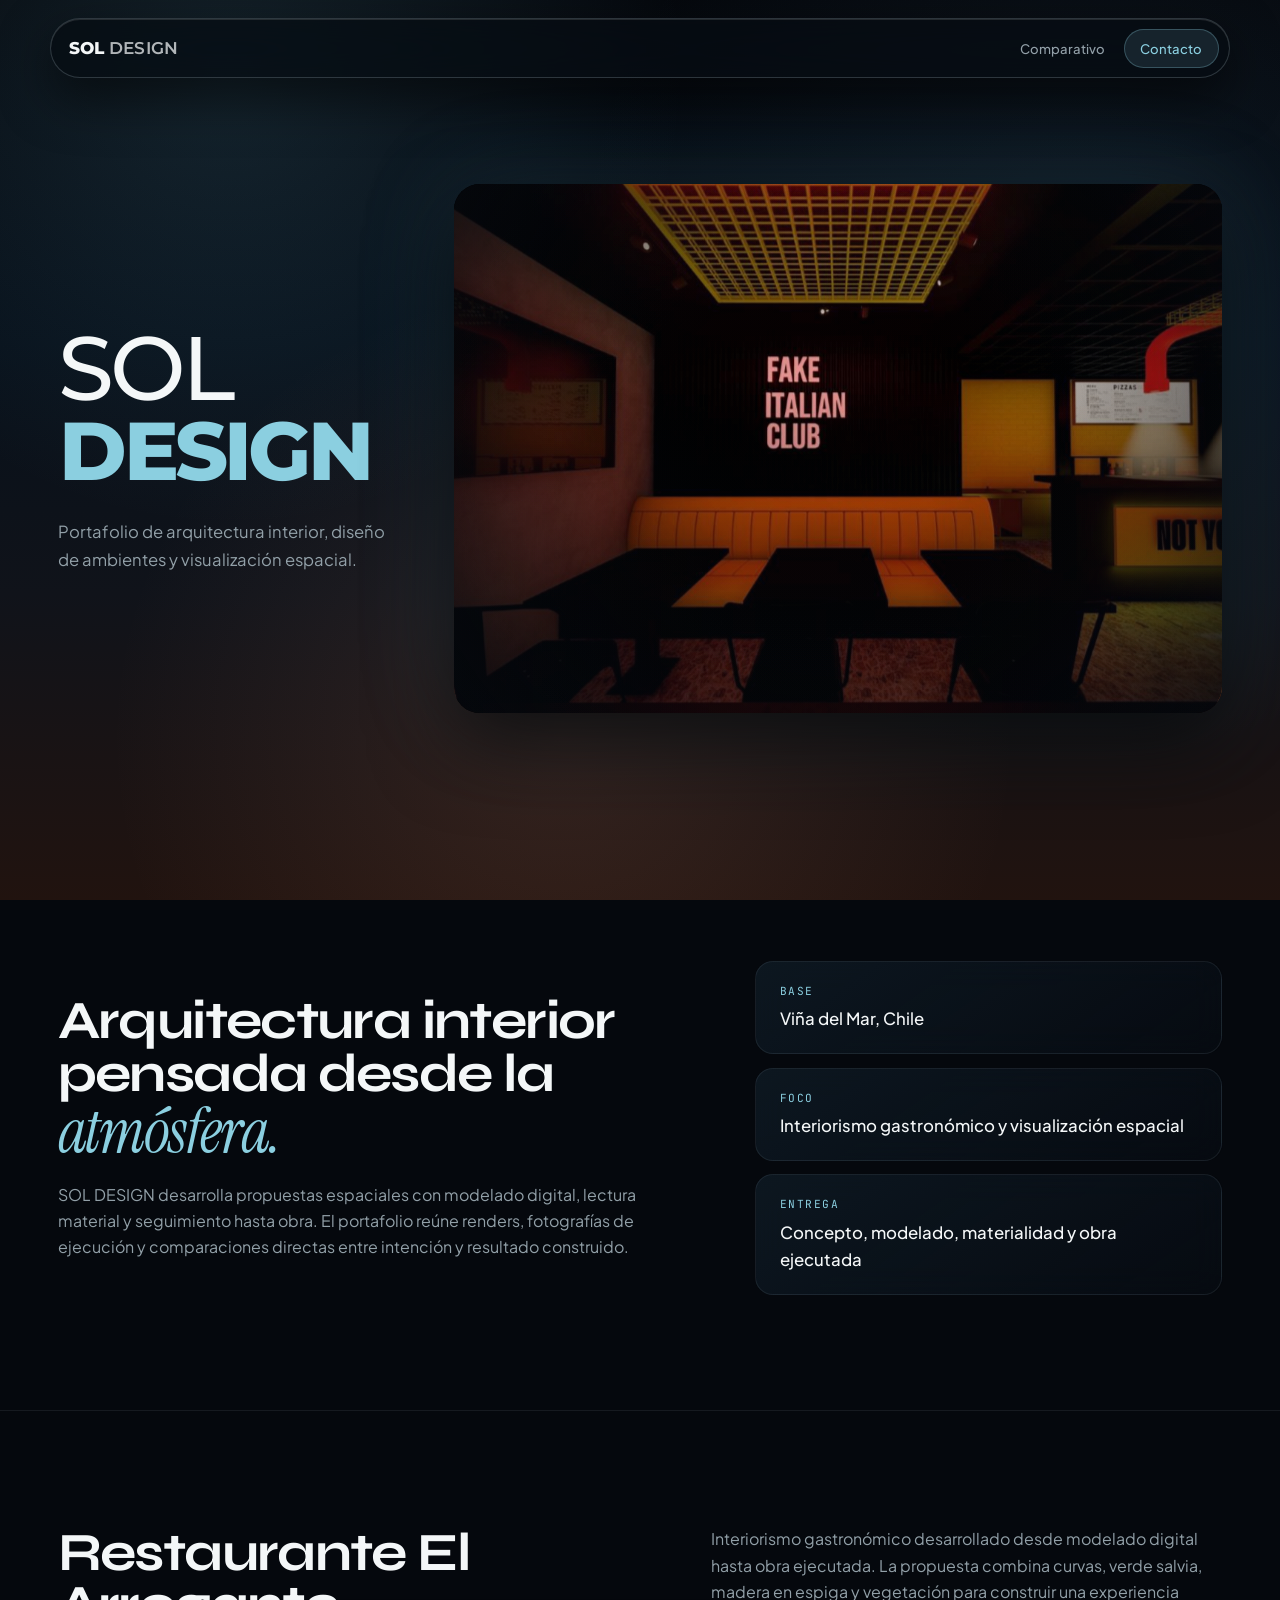
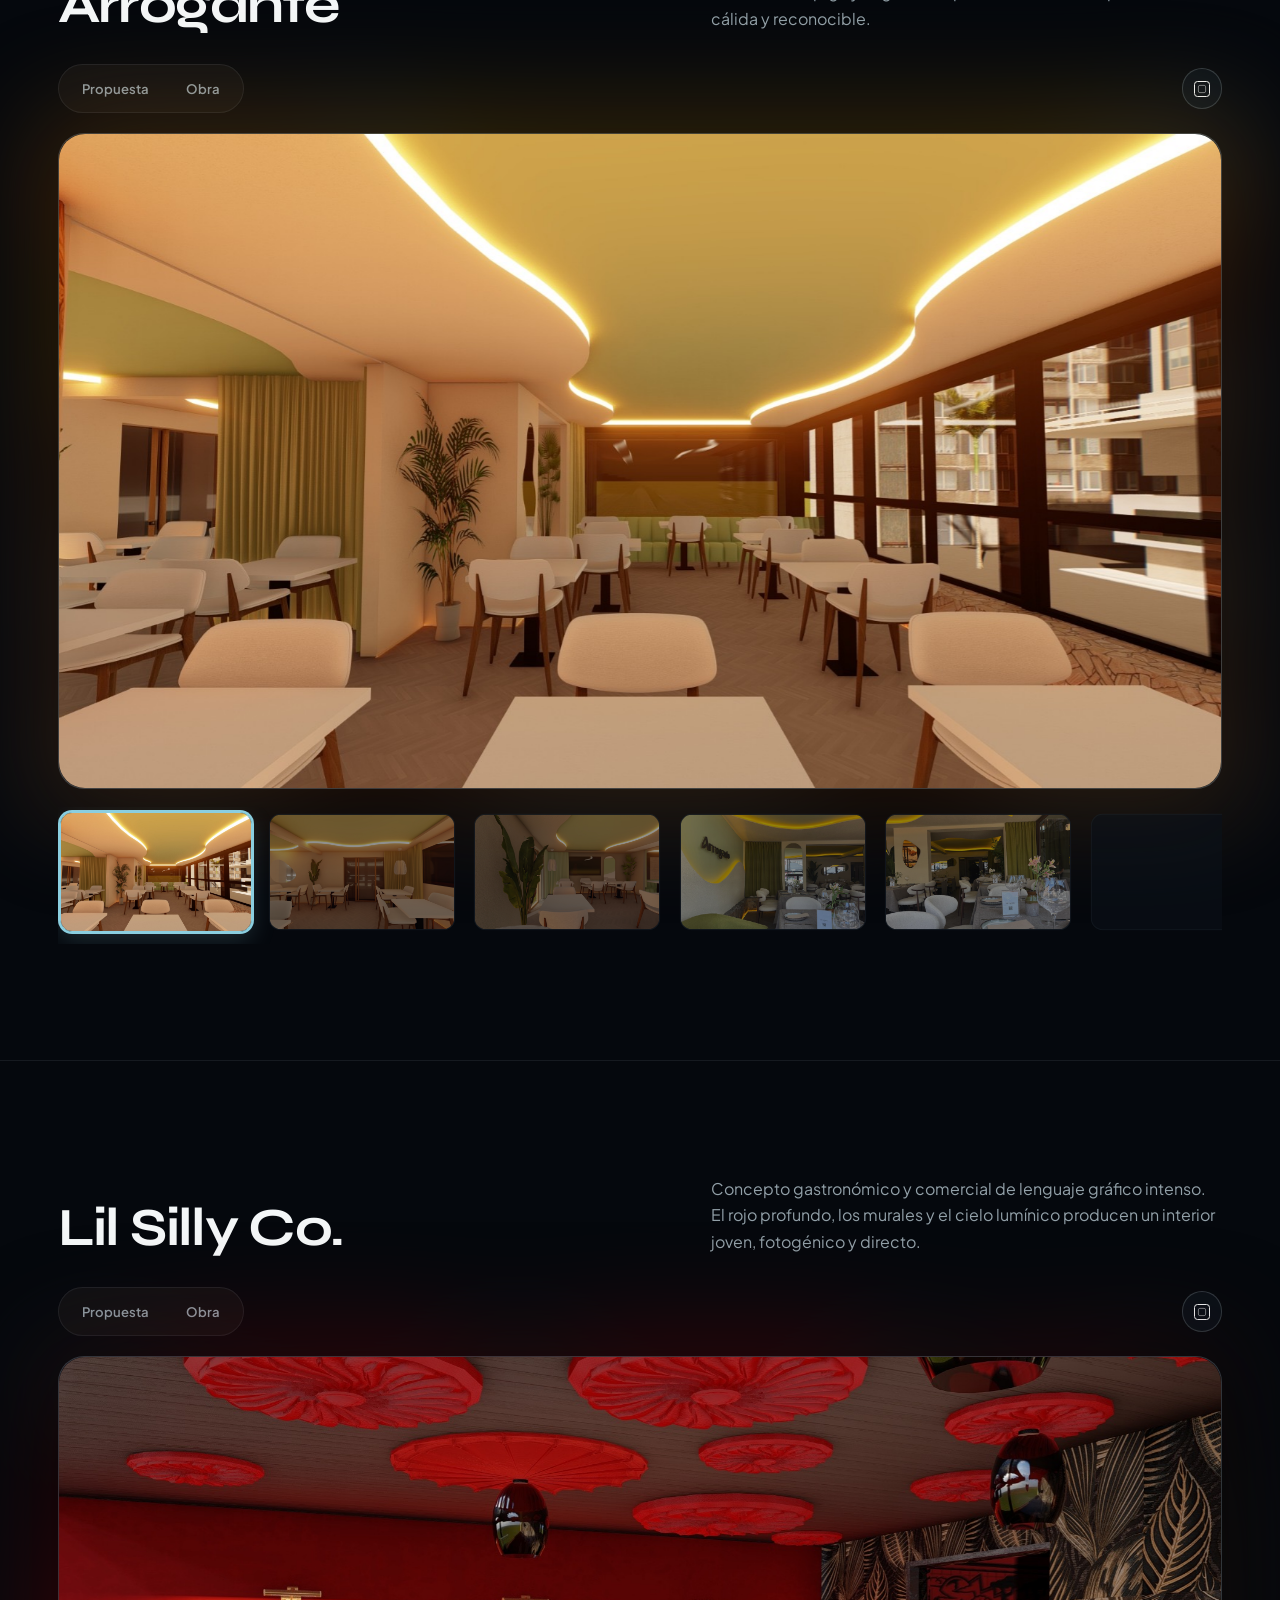
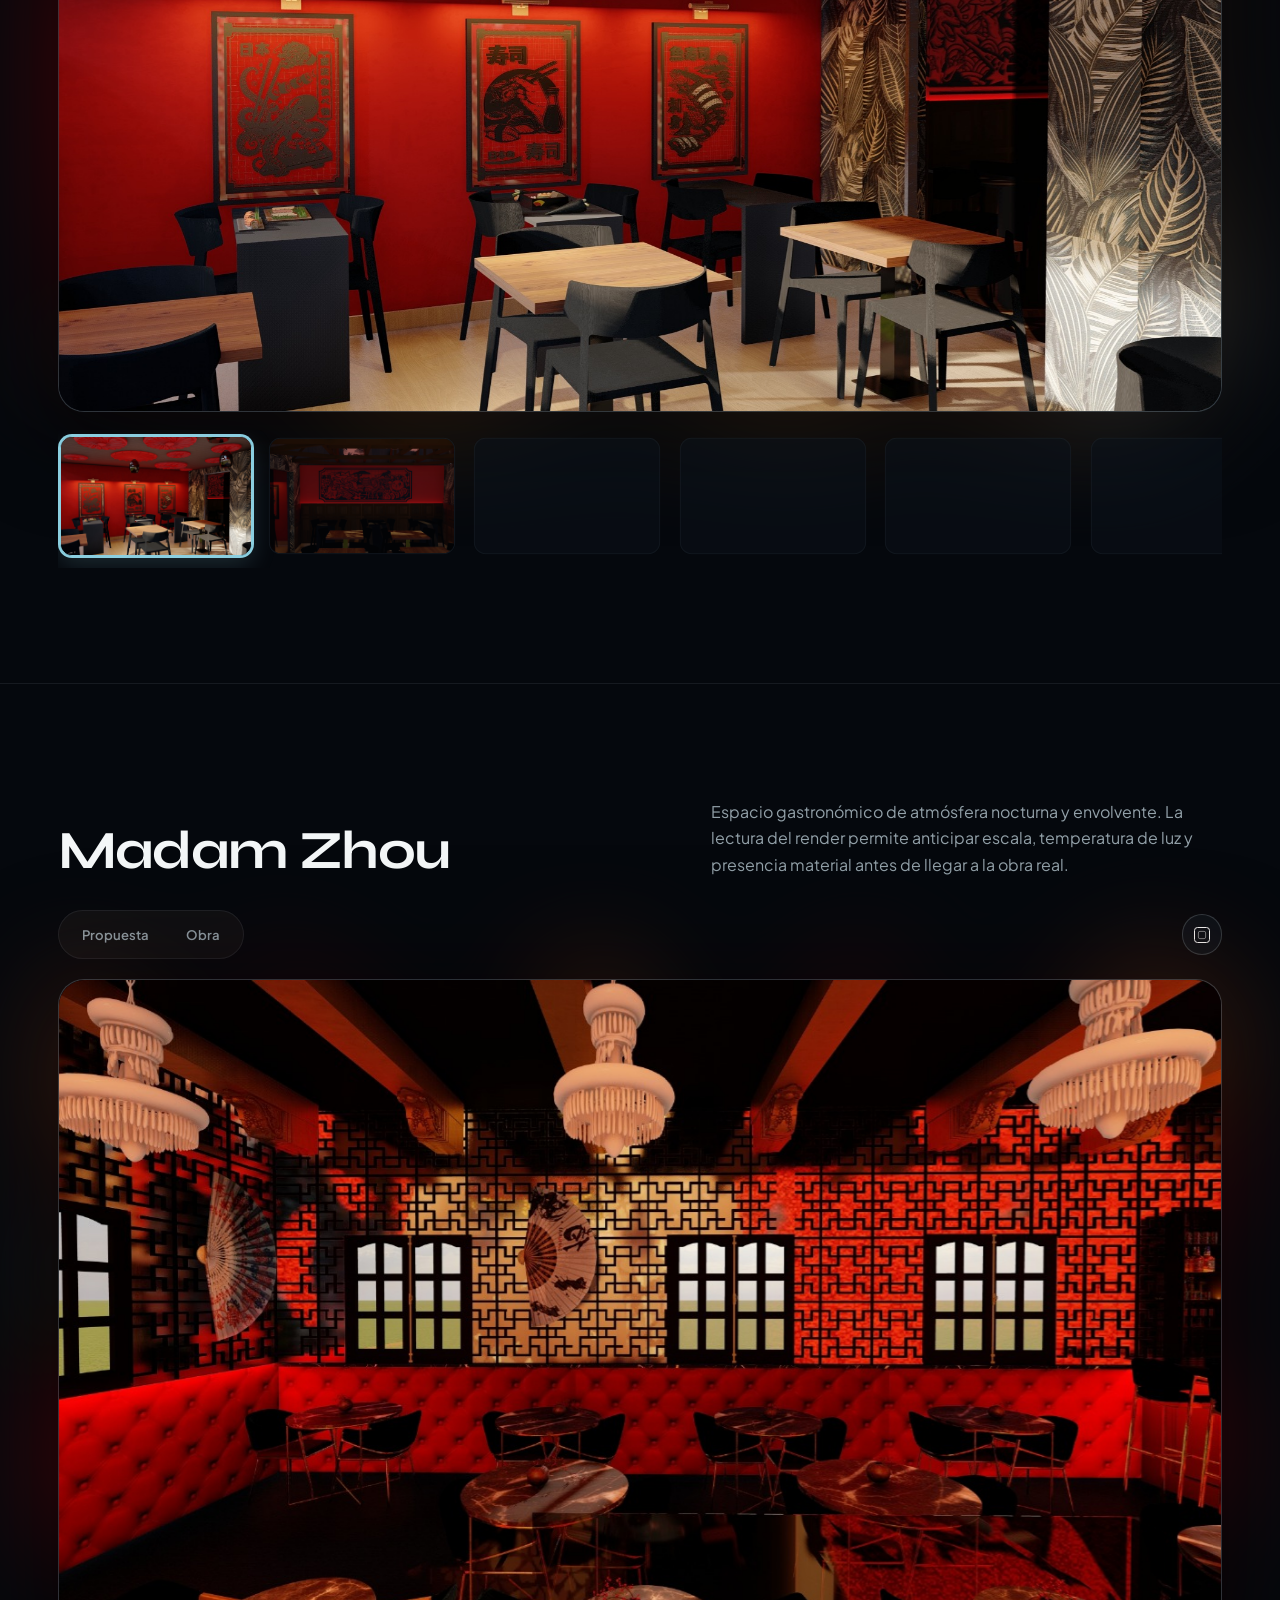
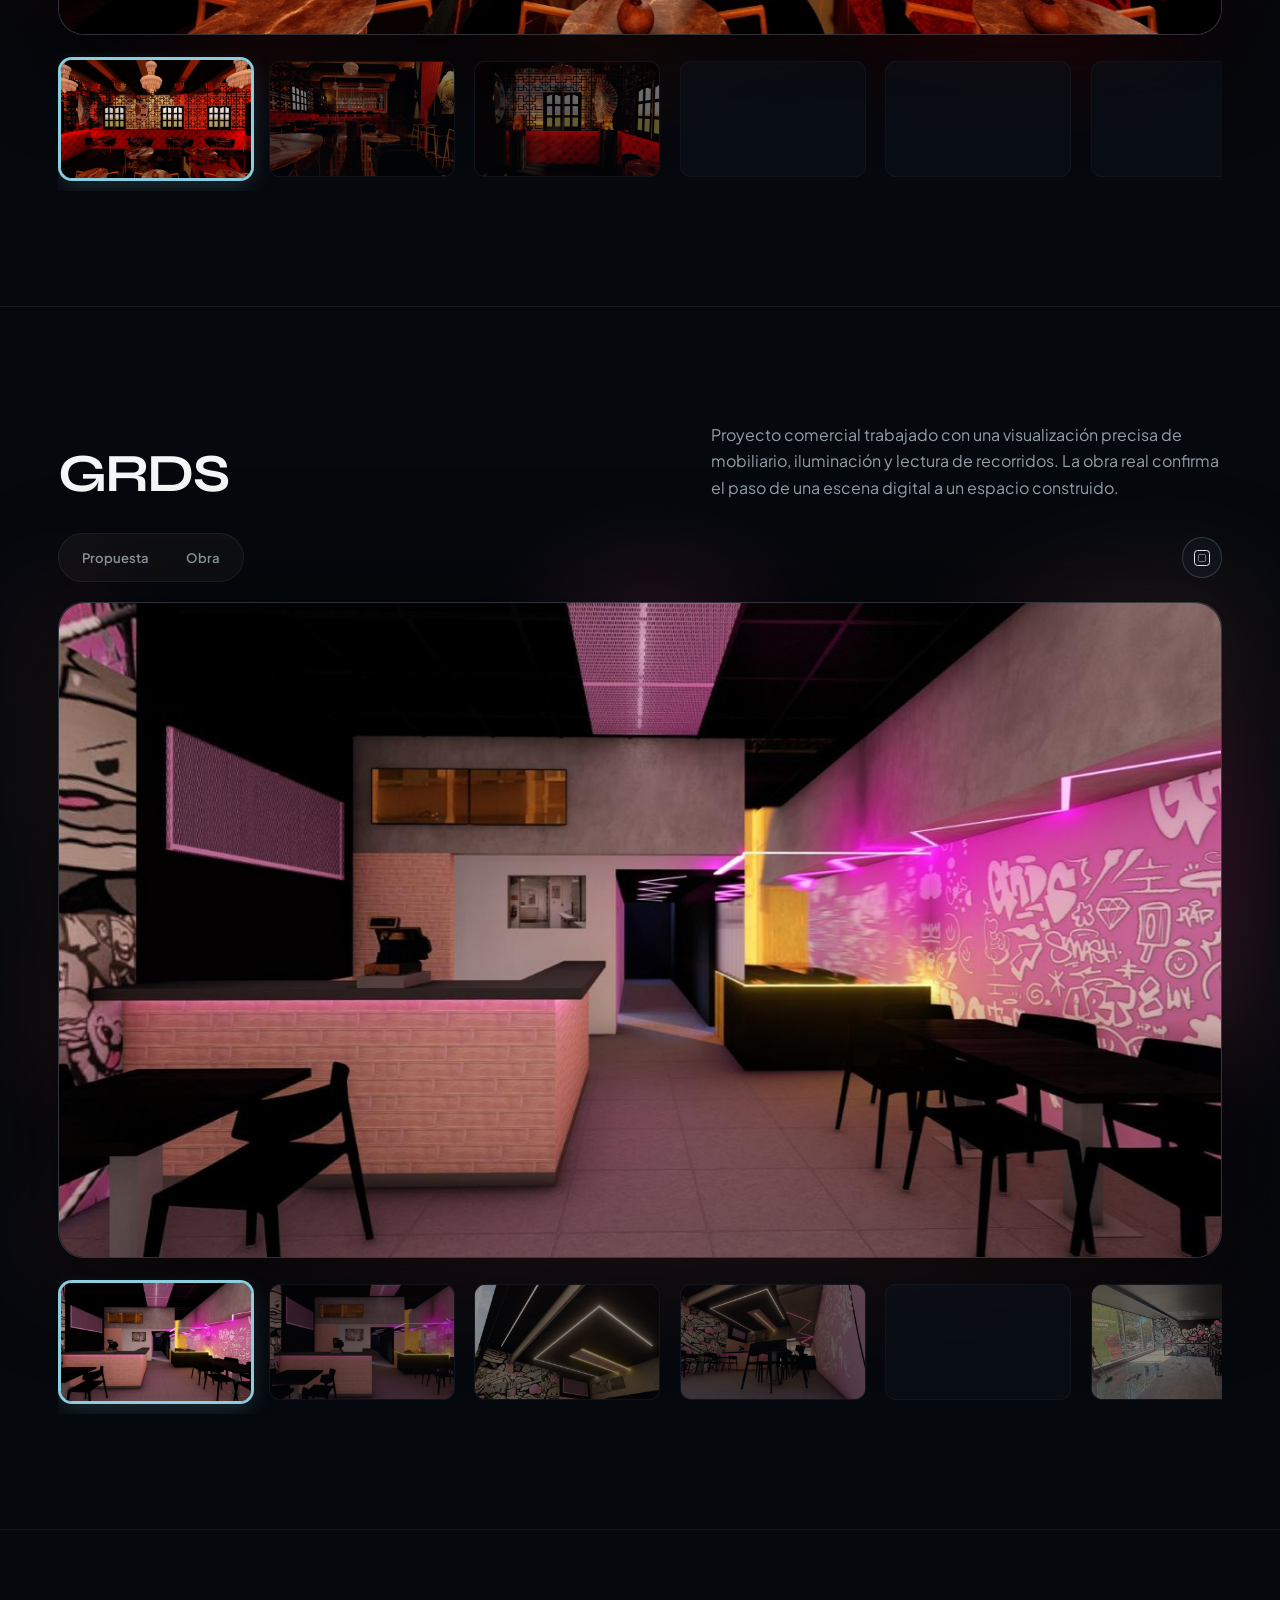
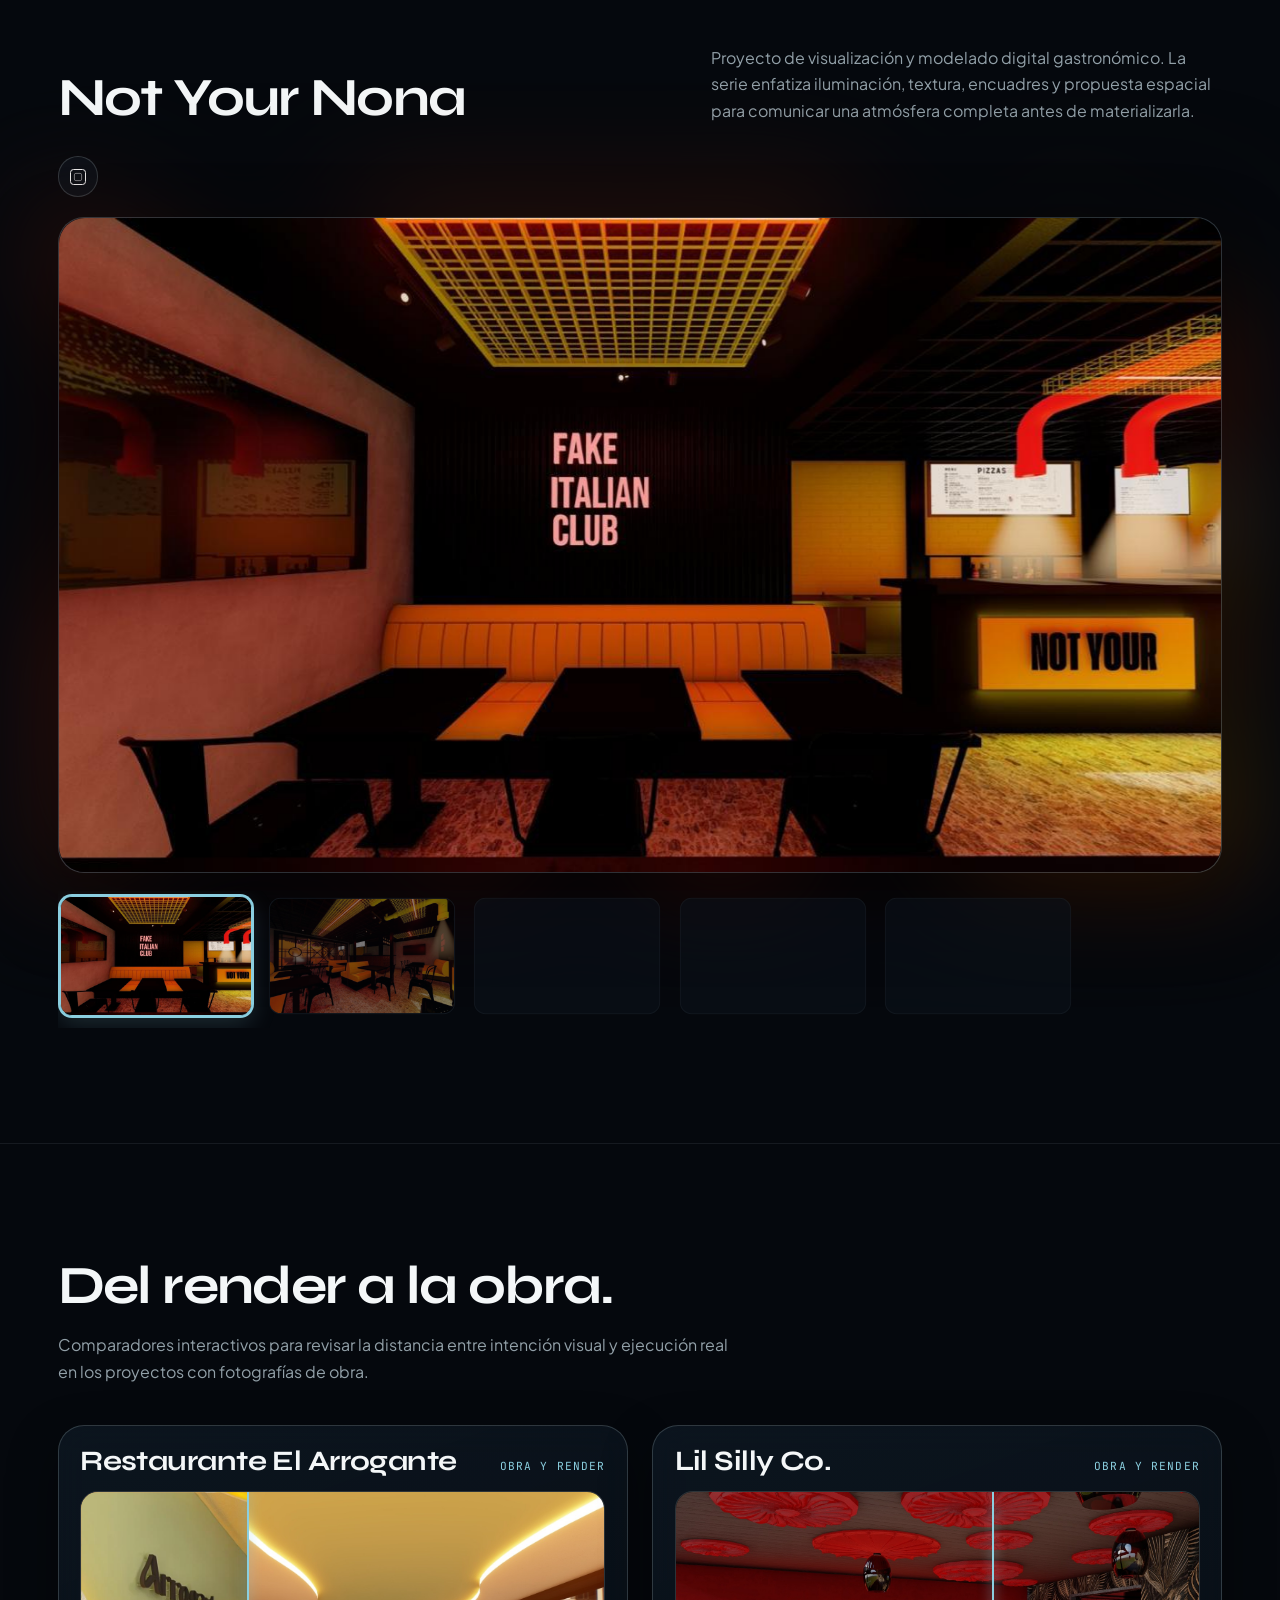
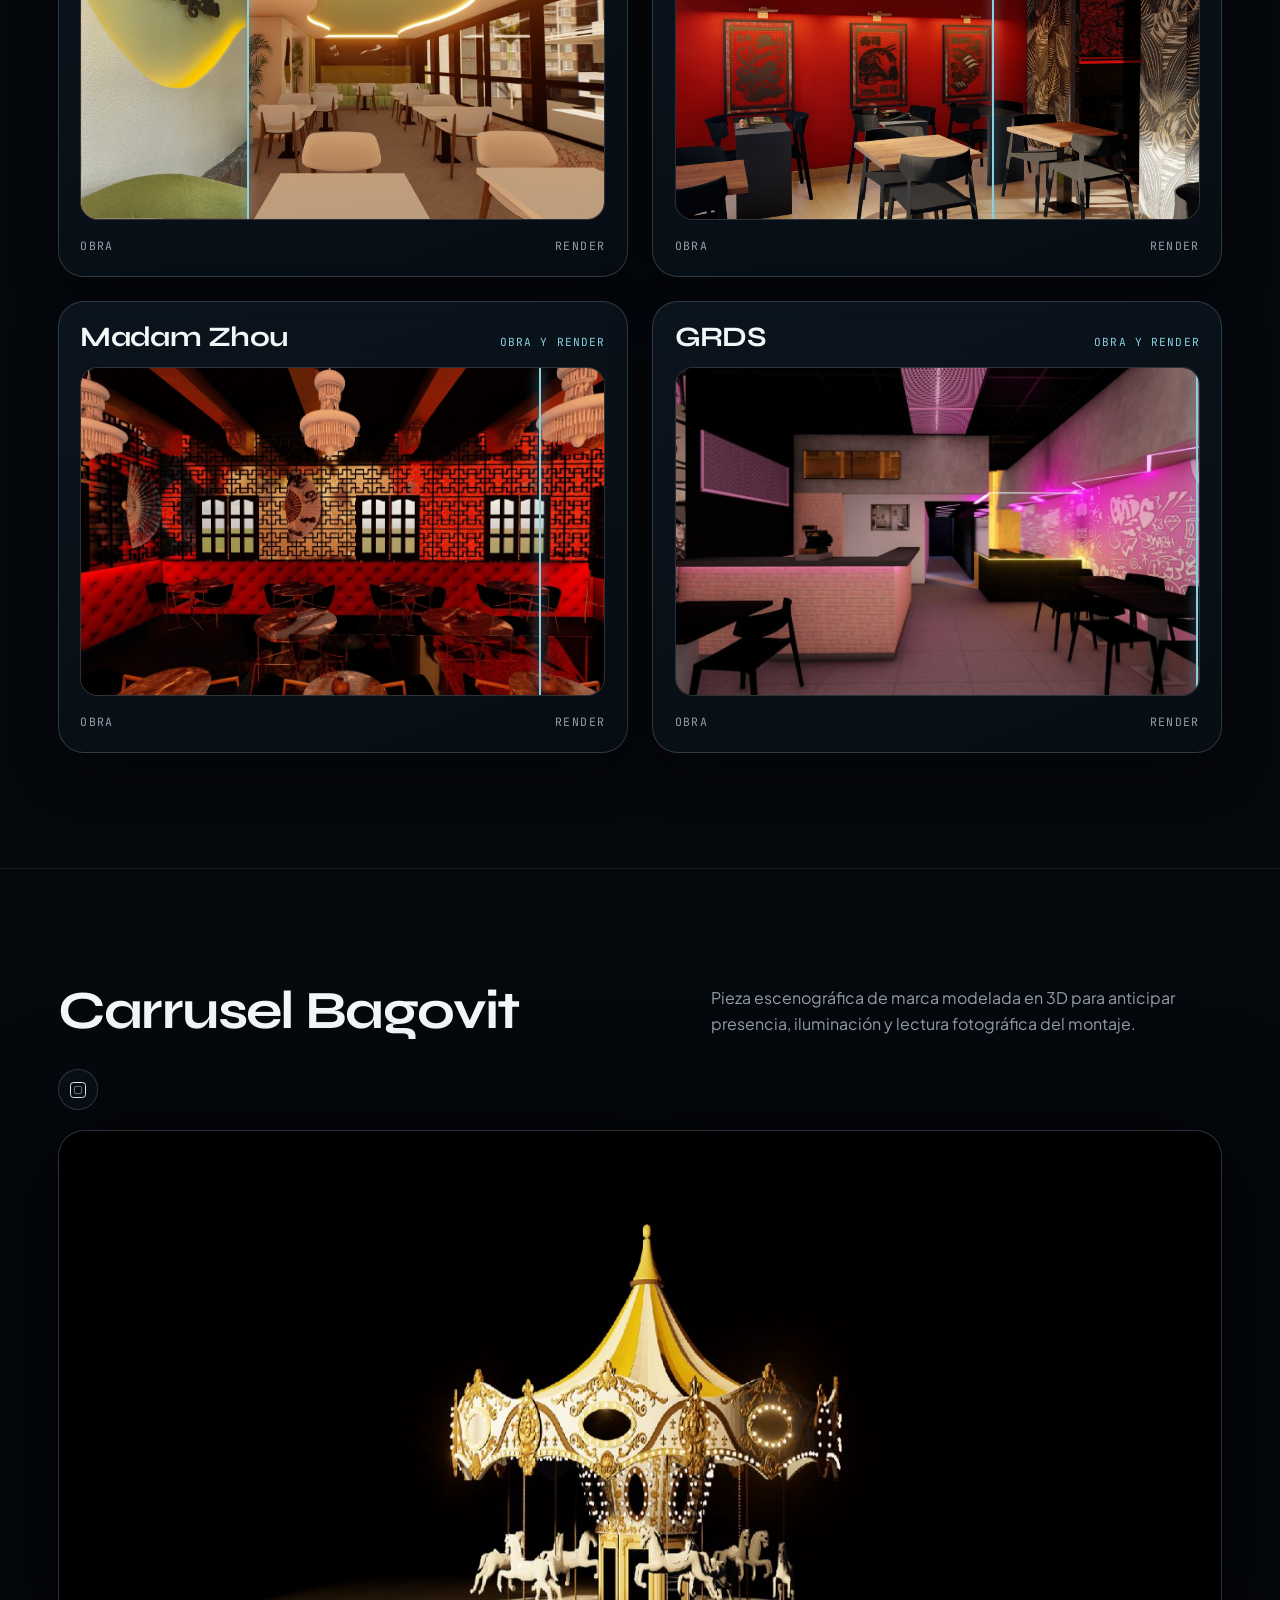
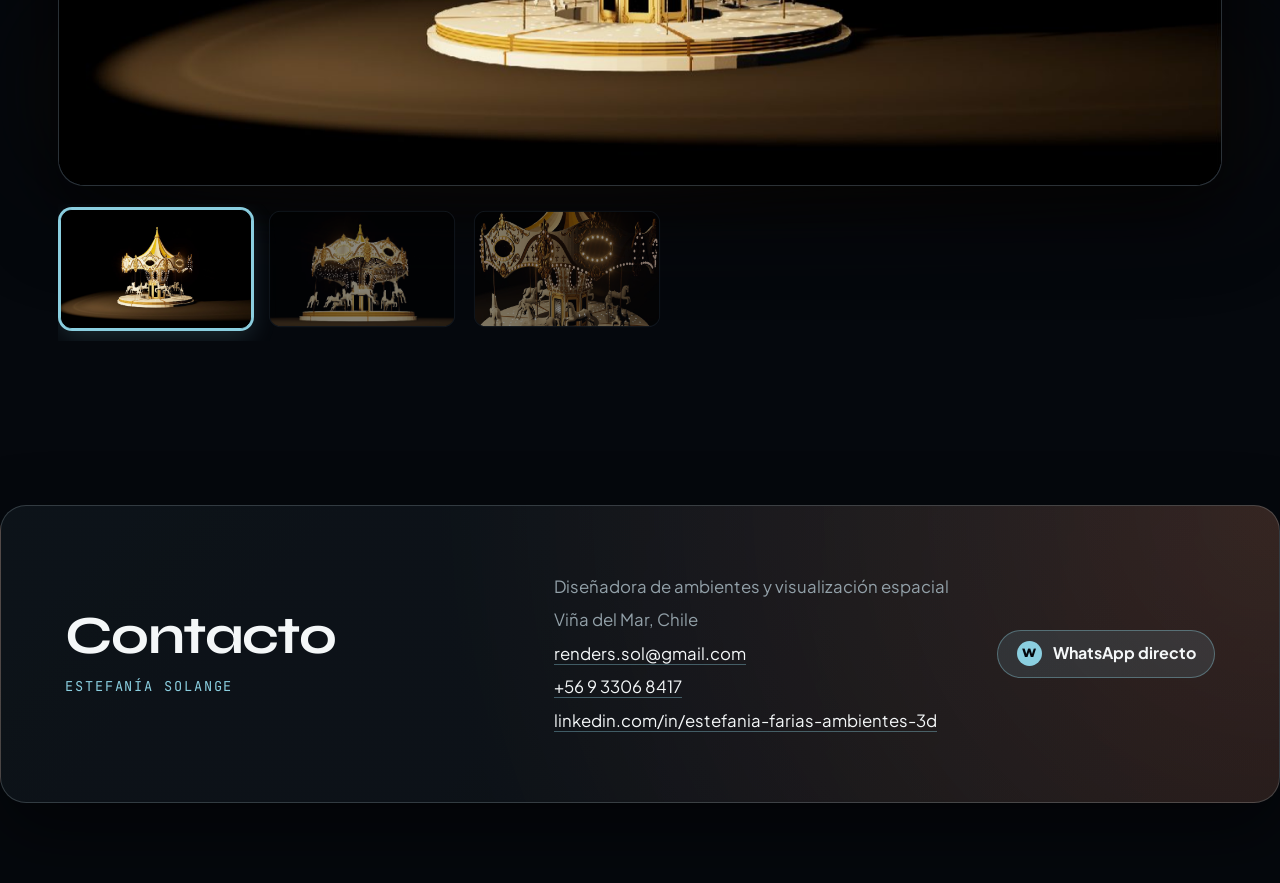
<file: index.html>
<!doctype html>
<html lang="es">
  <head>
    <meta charset="utf-8">
    <meta name="viewport" content="width=device-width, initial-scale=1">
    <meta http-equiv="refresh" content="0; url=portfolio/index.html">
    <title>SOL DESIGN</title>
    <meta name="description" content="Portafolio de SOL DESIGN. Arquitectura interior, interiorismo gastronómico y visualización espacial.">
    <link rel="canonical" href="portfolio/index.html">
    <style>
      :root {
        color-scheme: dark;
        font-family: system-ui, -apple-system, BlinkMacSystemFont, "Segoe UI", sans-serif;
        background: #05080d;
        color: #f7f5f0;
      }

      body {
        min-height: 100vh;
        margin: 0;
        display: grid;
        place-items: center;
      }

      a {
        color: #8bcfe0;
      }
    </style>
  </head>
  <body>
    <main>
      <p>Abriendo SOL DESIGN...</p>
      <p><a href="portfolio/index.html">Entrar al portafolio</a></p>
    </main>
    <script>
      window.location.replace("portfolio/index.html");
    </script>
  </body>
</html>
</file>
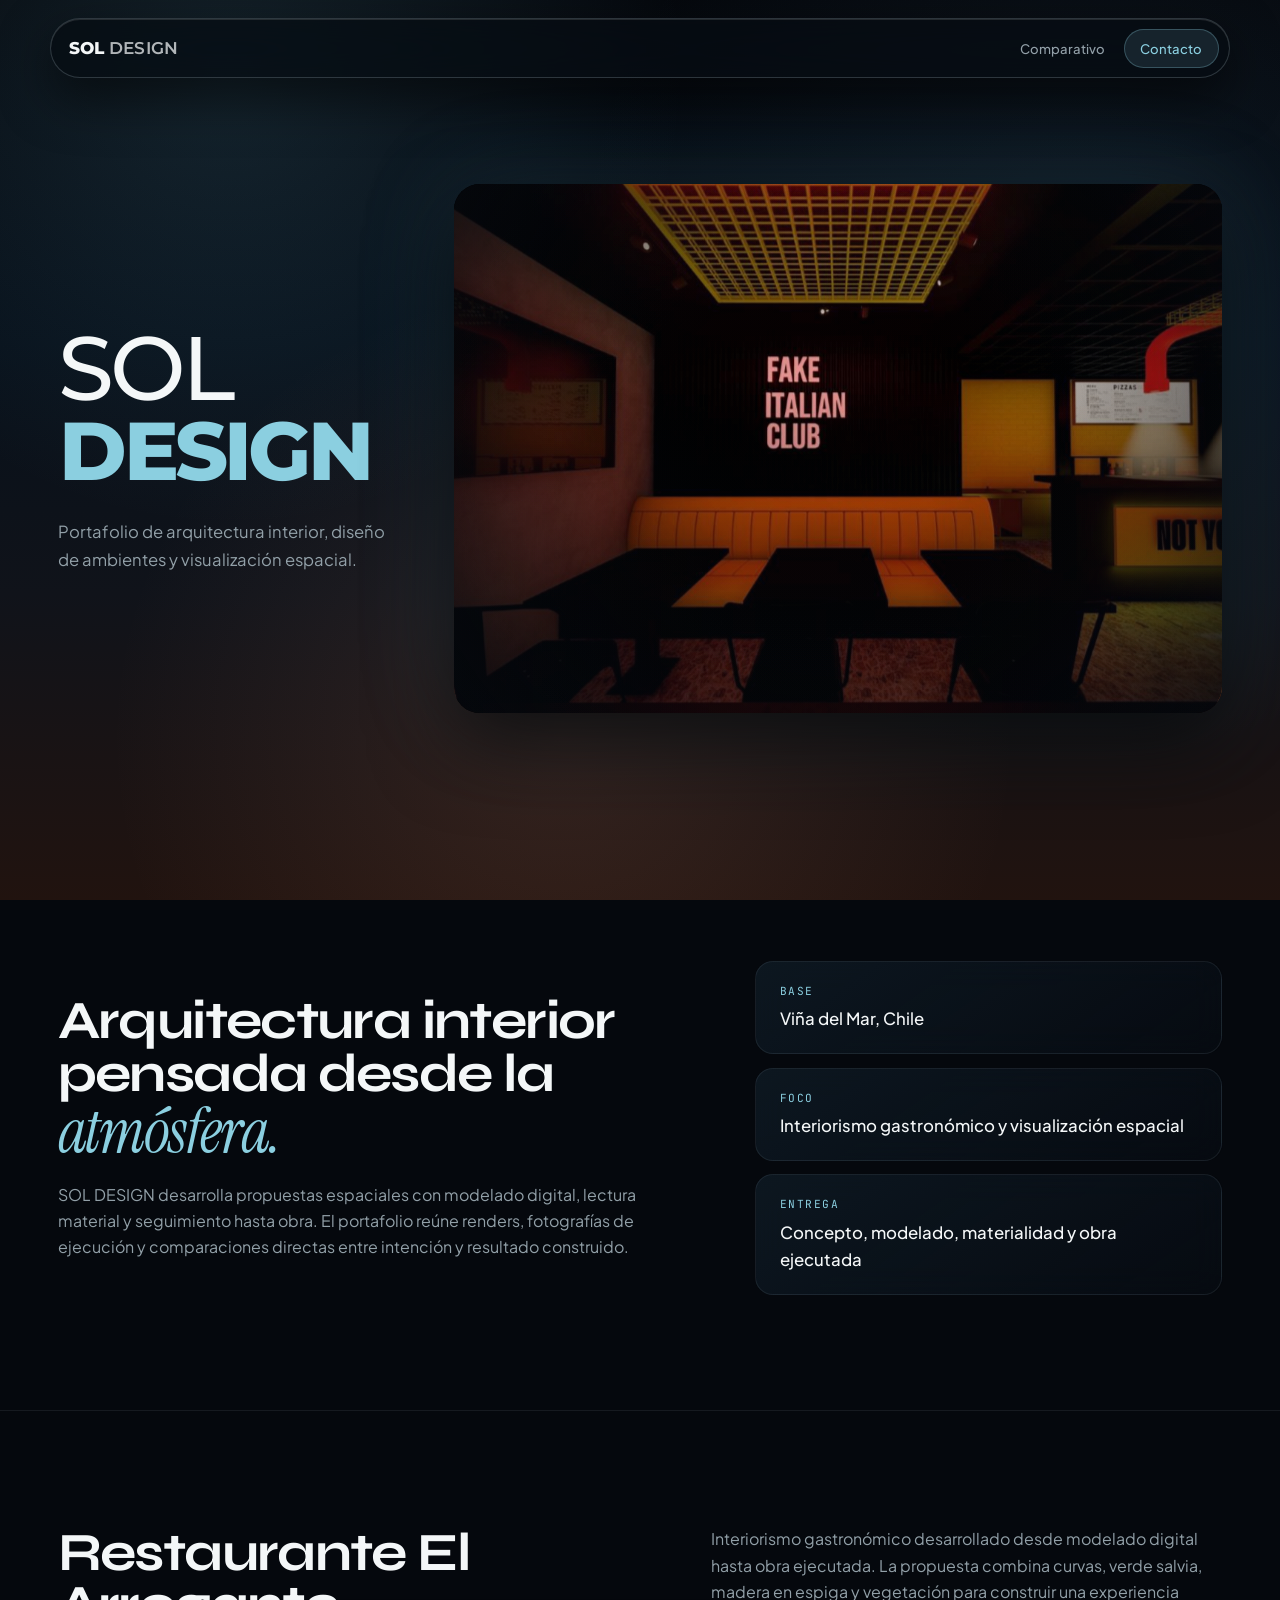
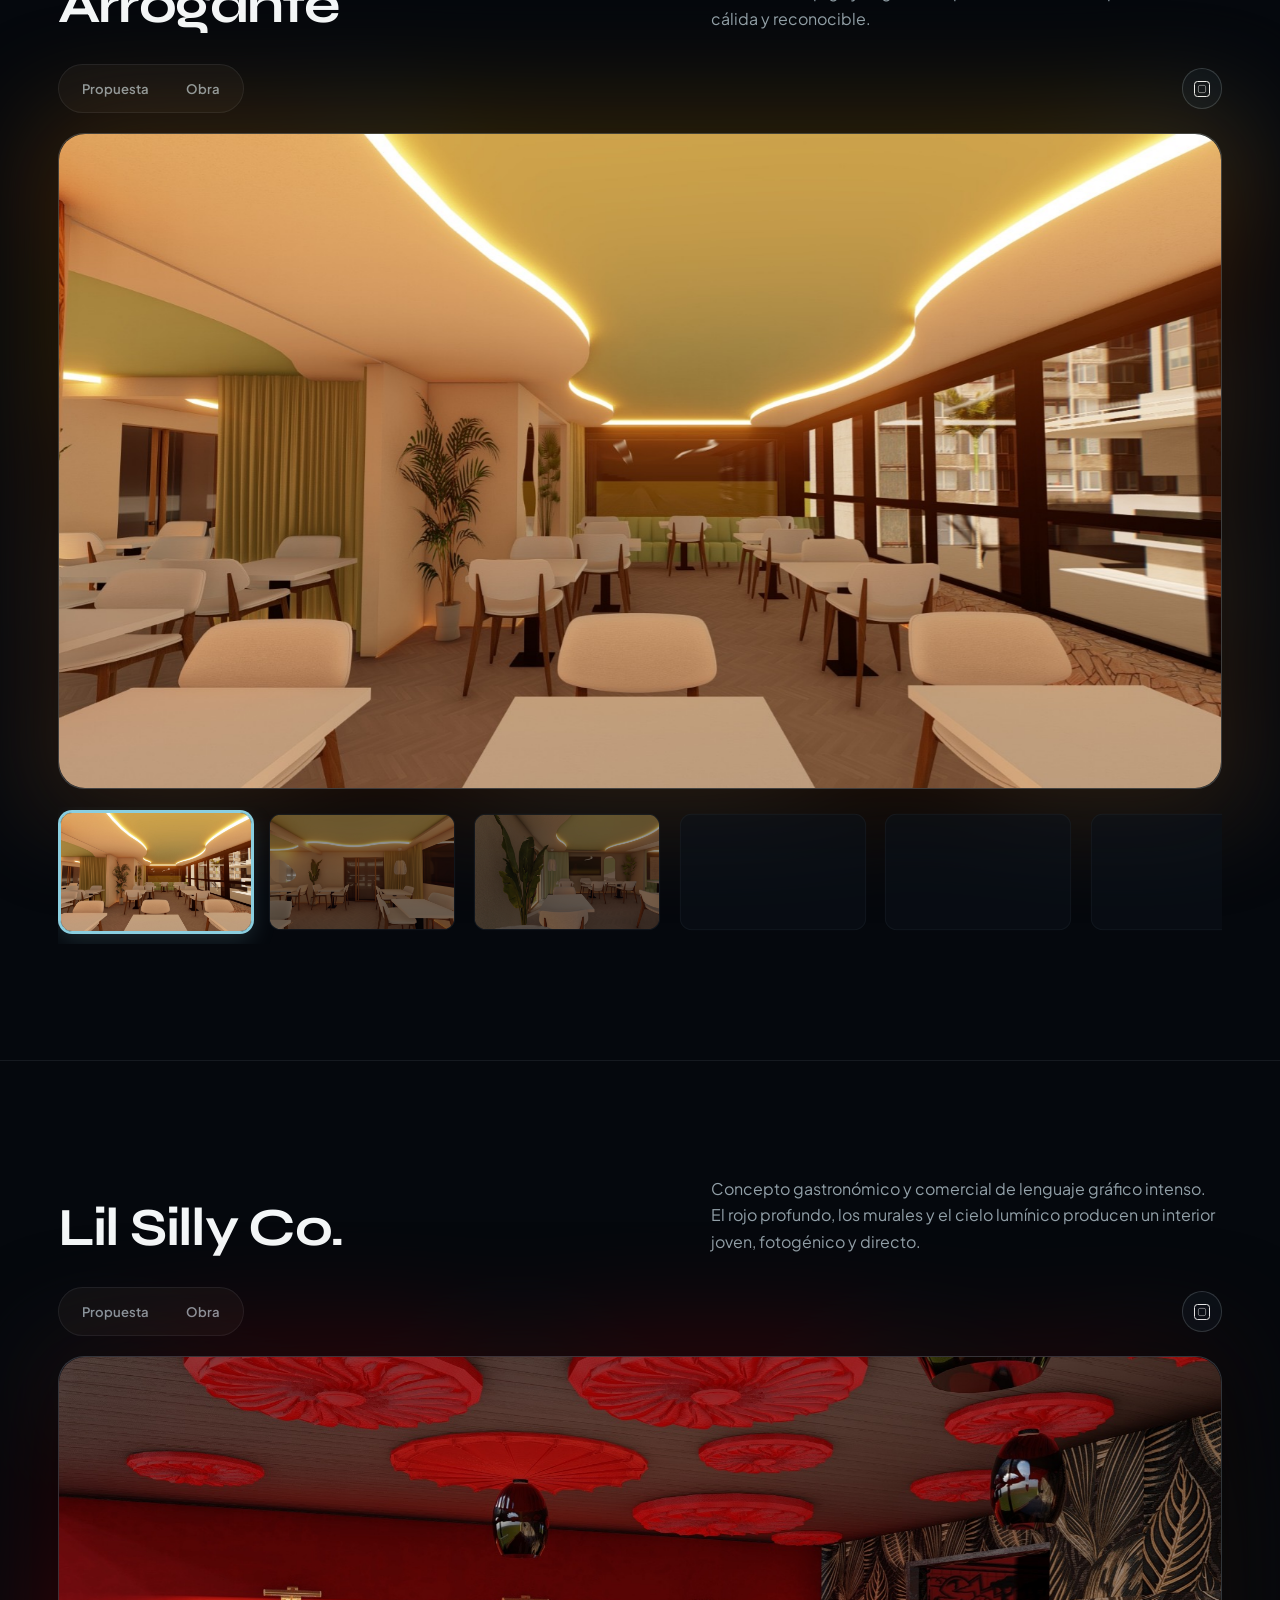
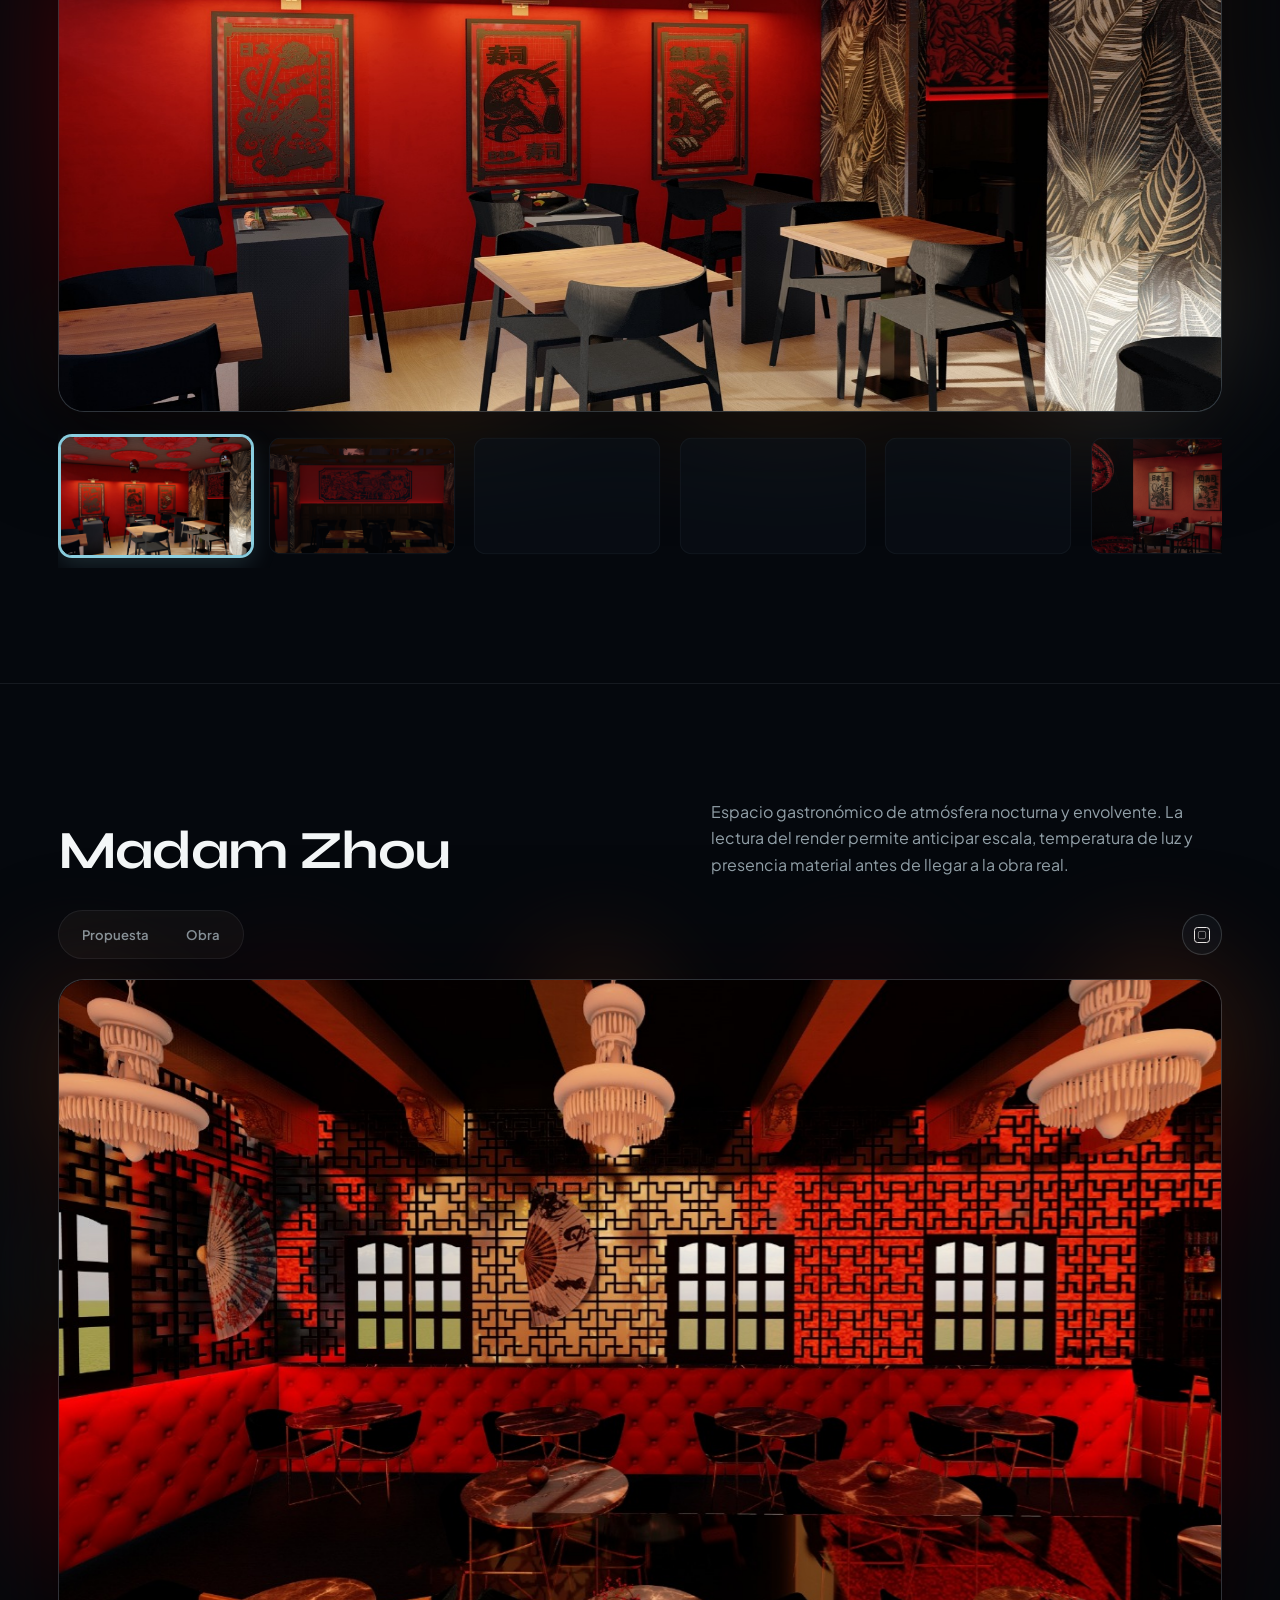
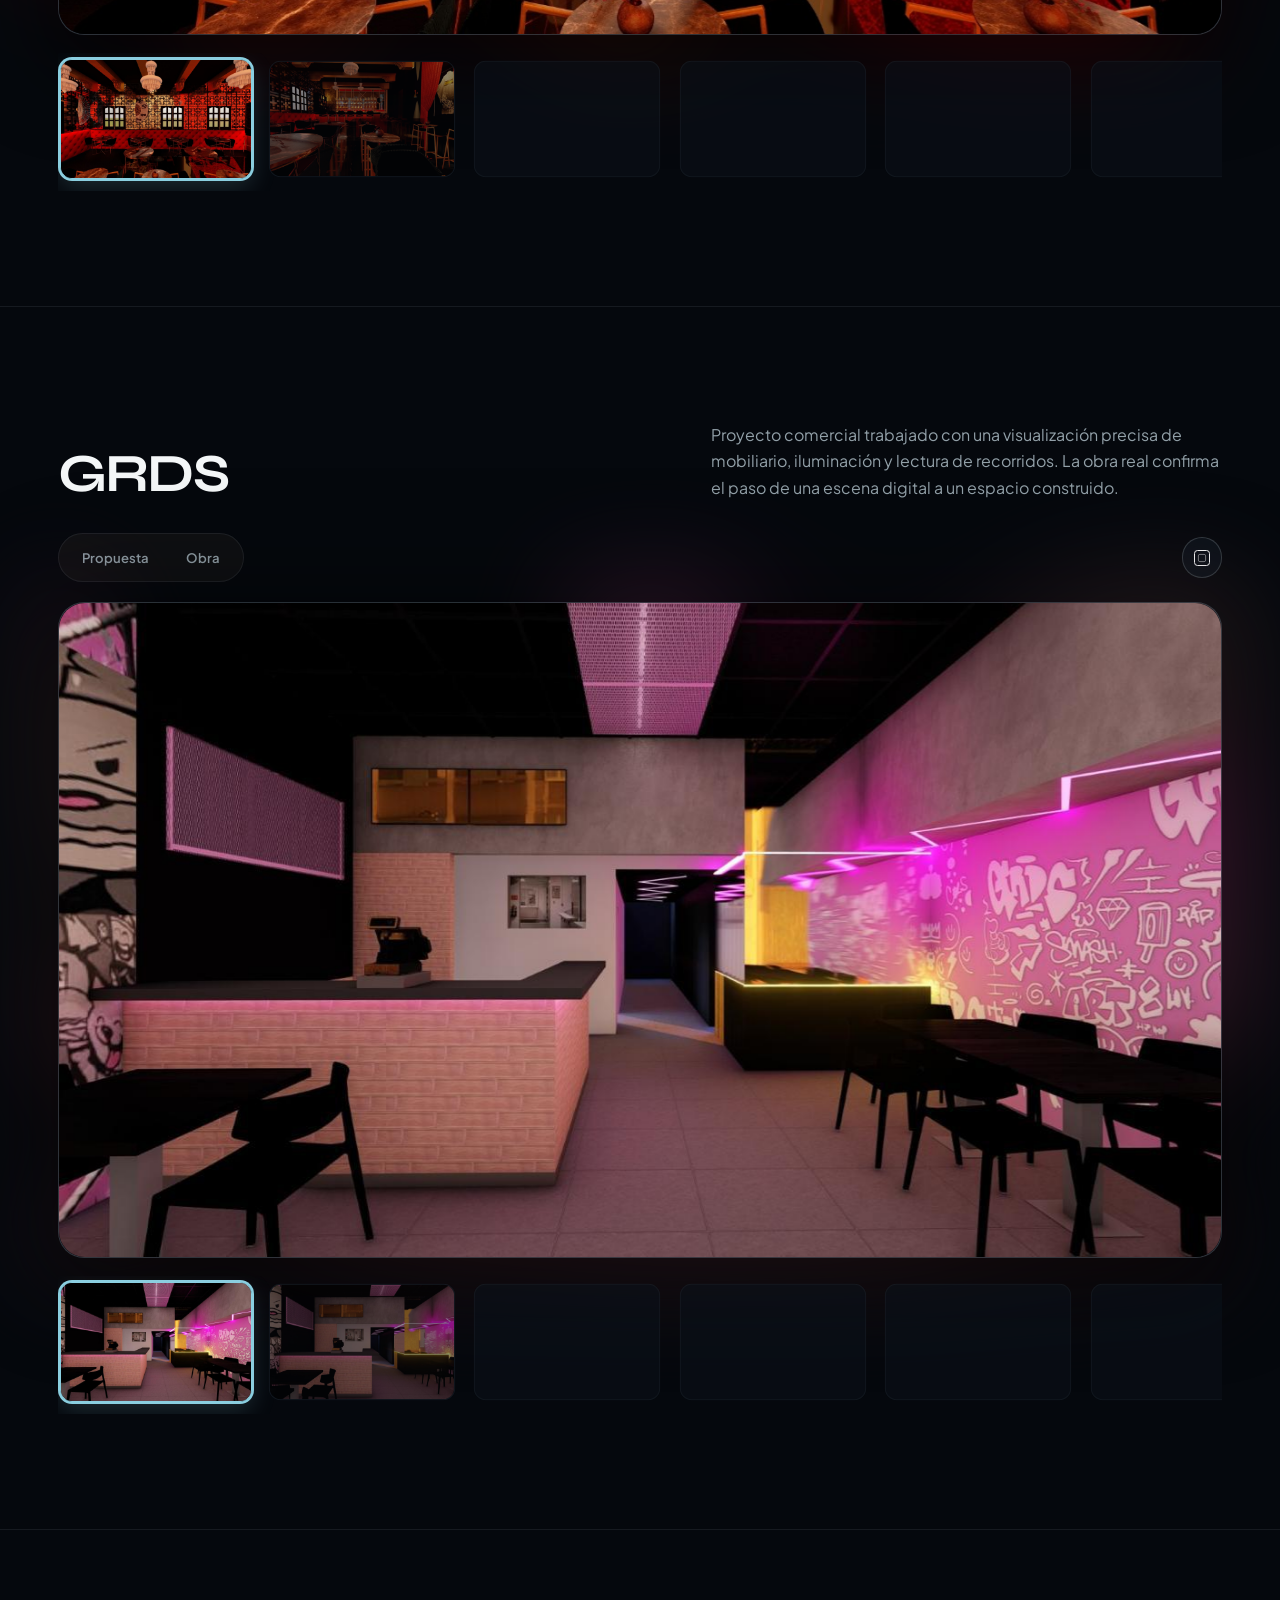
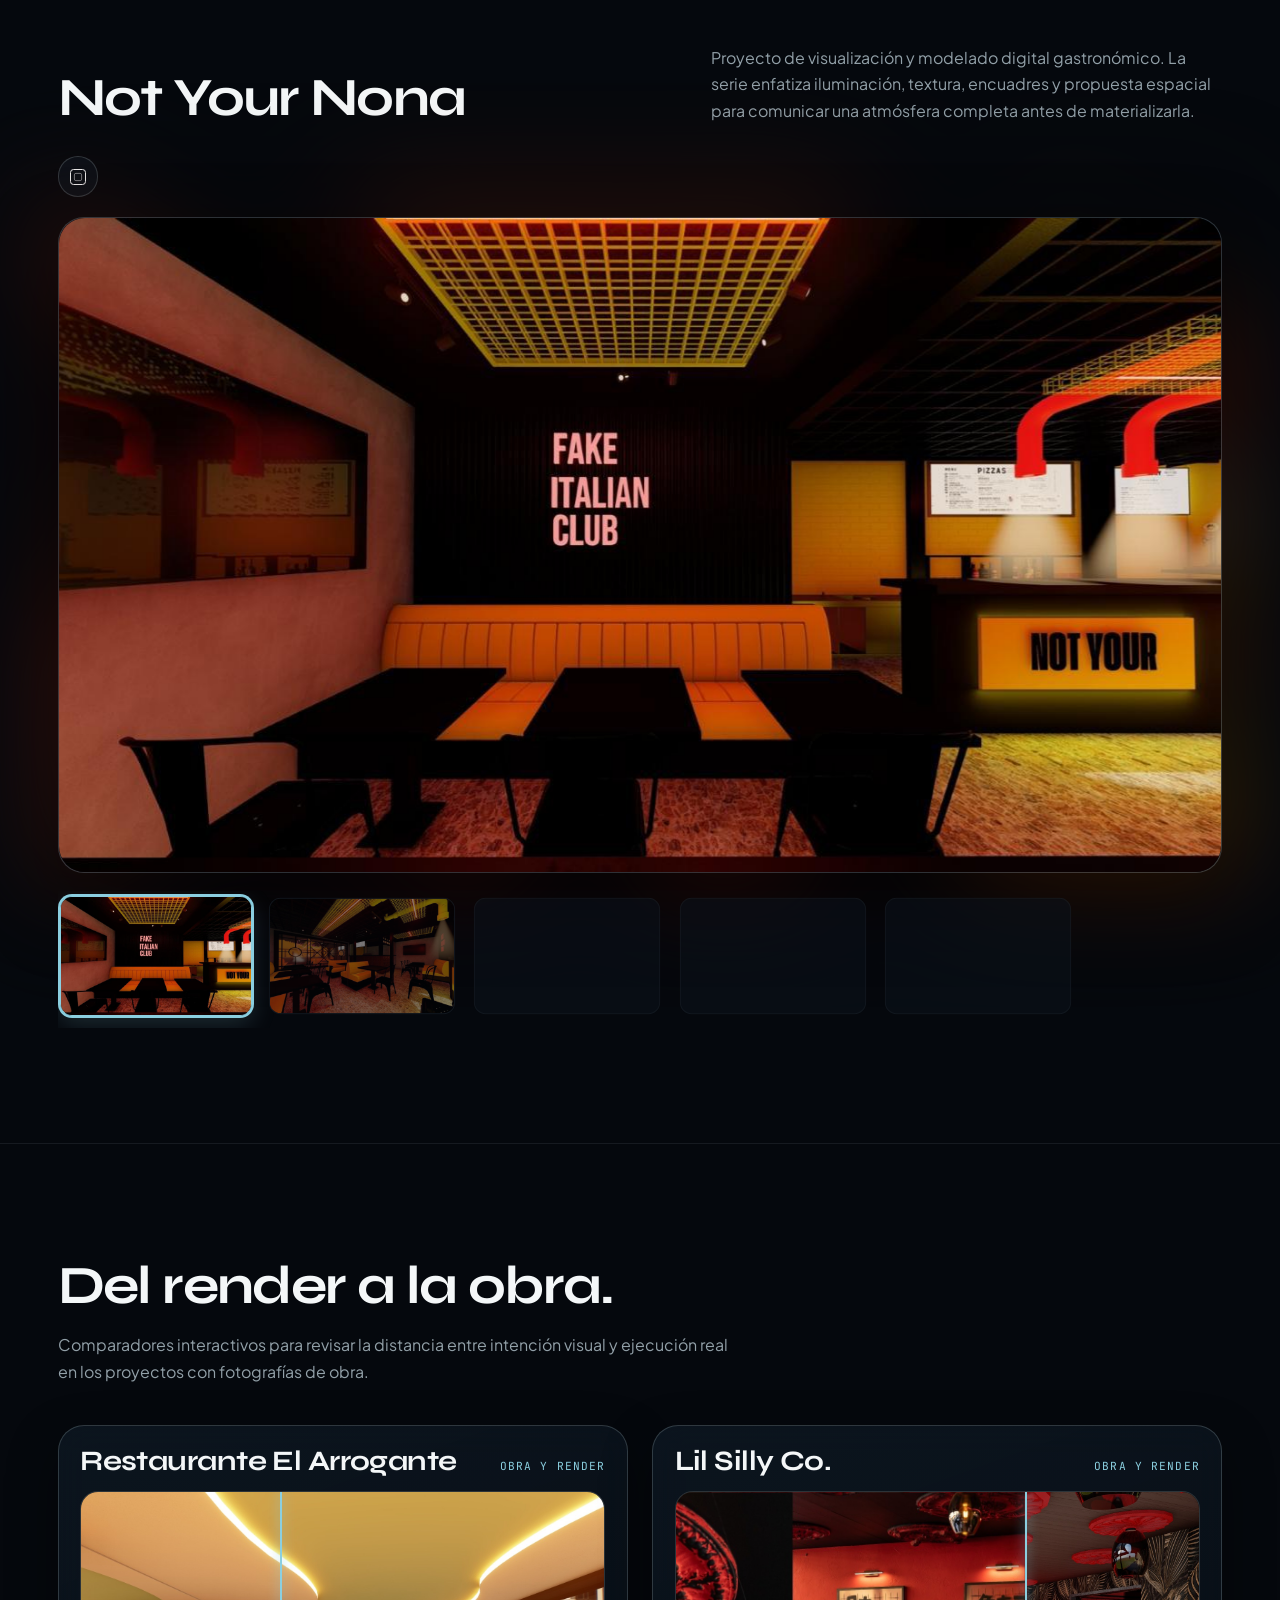
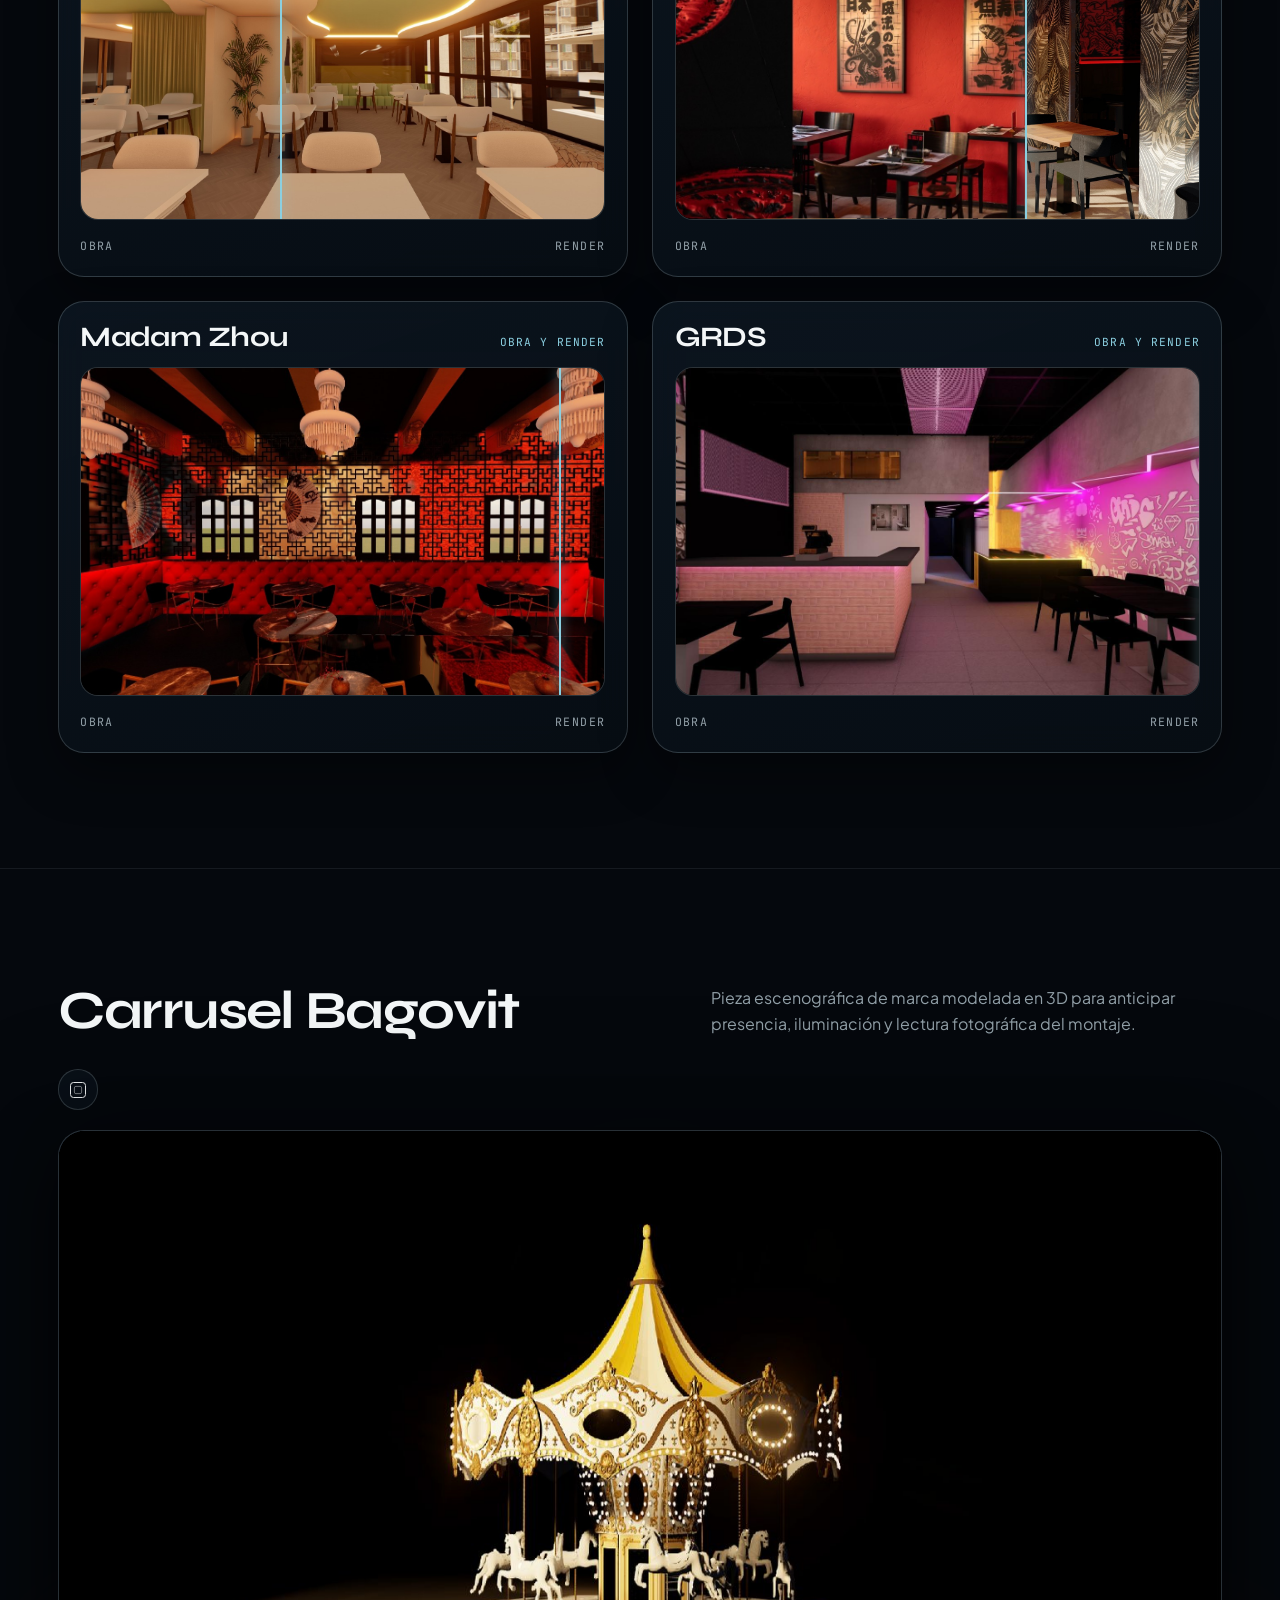
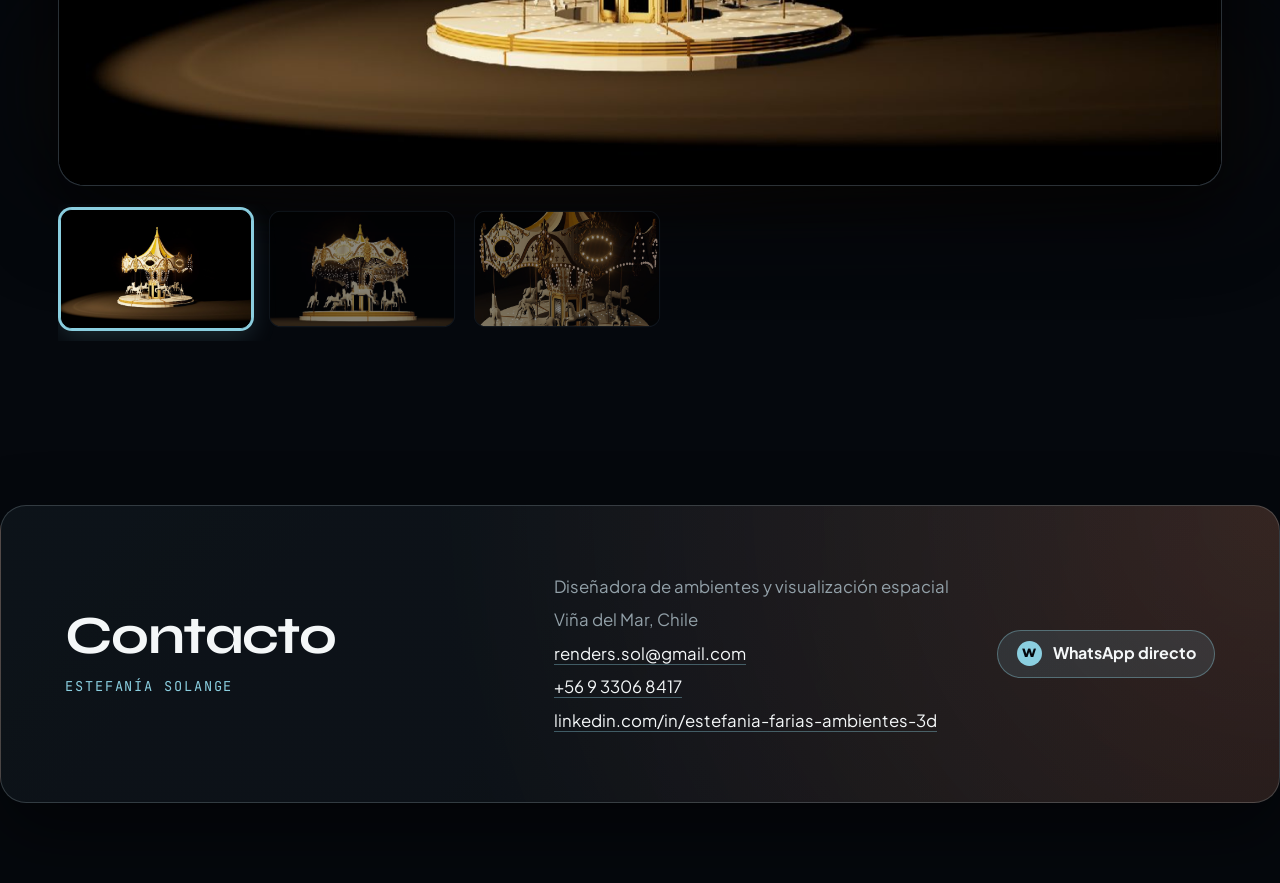
<file: portfolio/index.html>
<!doctype html>
<html lang="es">
  <head>
    <meta charset="utf-8">
    <meta name="viewport" content="width=device-width, initial-scale=1">
    <title>SOL DESIGN - Portafolio - Arquitectura Interior</title>
    <meta name="description" content="Portafolio de SOL DESIGN. Estudio de arquitectura interior, interiorismo gastronómico, visualización espacial y obra ejecutada.">
    <meta property="og:title" content="SOL DESIGN - Portafolio">
    <meta property="og:description" content="Arquitectura interior, interiorismo gastronómico, visualización espacial y obra ejecutada.">
    <meta property="og:type" content="website">
    <meta name="theme-color" content="#05080d">
    <link rel="preconnect" href="https://fonts.googleapis.com">
    <link rel="preconnect" href="https://fonts.gstatic.com" crossorigin>
    <link href="https://fonts.googleapis.com/css2?family=Instrument+Serif:ital@0;1&family=JetBrains+Mono:wght@400;500;600&family=Montserrat:wght@500;700;800&family=Plus+Jakarta+Sans:wght@400;500;600;700&family=Syne:wght@600;700;800&display=swap" rel="stylesheet">
    <link rel="stylesheet" href="css/styles.css">
    <link rel="stylesheet" href="css/print.css" media="print">
  </head>
  <body>
    <a class="skip-link" href="#contenido">Saltar al contenido</a>

    <header class="site-header" aria-label="Navegación principal">
      <a class="brand-lockup" href="#portada" aria-label="Ir a portada de SOL DESIGN">
        <span class="brand-wordmark" aria-hidden="true">
          <span class="brand-wordmark__sol">SOL</span>
          <span class="brand-wordmark__design">DESIGN</span>
        </span>
      </a>
      <nav class="main-nav" aria-label="Navegación principal">
        <a href="#render-obra">Comparativo</a>
        <a href="#contacto">Contacto</a>
      </nav>
    </header>

    <main id="contenido">
      <section class="hero" id="portada" data-section>
        <div class="hero__content">
          <h1>SOL <span>DESIGN</span></h1>
          <p class="hero__role">Portafolio de arquitectura interior, diseño de ambientes y visualización espacial.</p>
        </div>
        <figure class="hero__visual" style="--ratio: 16 / 11;">
          <video class="hero__video" autoplay muted loop playsinline preload="auto" poster="../Renders/not%20your%20nona/WhatsApp%20Image%202026-09-30%20at%2021.00.45.jpeg" aria-label="Video loop inmersivo de atmósfera interior">
            <source src="assets/videos/hero.mp4" type="video/mp4">
          </video>
          <div class="hero__video-overlay" aria-hidden="true"></div>
        </figure>
      </section>

      <section class="intro" id="sobre-mi" data-section>
        <div class="section-heading">
          <h2>Arquitectura interior pensada desde la atmósfera.</h2>
          <p>SOL DESIGN desarrolla propuestas espaciales con modelado digital, lectura material y seguimiento hasta obra. El portafolio reúne renders, fotografías de ejecución y comparaciones directas entre intención y resultado construido.</p>
        </div>
        <dl class="intro__facts">
          <div>
            <dt>Base</dt>
            <dd>Viña del Mar, Chile</dd>
          </div>
          <div>
            <dt>Foco</dt>
            <dd>Interiorismo gastronómico y visualización espacial</dd>
          </div>
          <div>
            <dt>Entrega</dt>
            <dd>Concepto, modelado, materialidad y obra ejecutada</dd>
          </div>
        </dl>
      </section>

      <section class="project-section" id="arrogante" data-section data-project>
        <div class="project-lede">
          <div>
            <h2>Restaurante El Arrogante</h2>
          </div>
          <p>Interiorismo gastronómico desarrollado desde modelado digital hasta obra ejecutada. La propuesta combina curvas, verde salvia, madera en espiga y vegetación para construir una experiencia cálida y reconocible.</p>
        </div>
        <div class="project-tabs" role="tablist" aria-label="Filtrar imágenes de Restaurante El Arrogante">
          <button class="tab" type="button" data-filter="render" aria-pressed="false">Propuesta</button>
          <button class="tab" type="button" data-filter="real" aria-pressed="false">Obra</button>
        </div>
        <div class="gallery gallery--asym" data-gallery>
          <figure class="gallery-item gallery-item--large" data-kind="render" style="--ratio: 1600 / 900;">
            <button class="media-button" type="button" data-caption="Restaurante El Arrogante - Propuesta - Vista">
              <img src="../Renders/el%20arrogante/IMG_0514.JPG.jpeg" width="1600" height="900" alt="Propuesta de Restaurante El Arrogante, vista general" loading="lazy" decoding="async">
            </button>
            <figcaption><span>Propuesta</span> Vista general</figcaption>
          </figure>
          <figure class="gallery-item" data-kind="render" style="--ratio: 1600 / 900;">
            <button class="media-button" type="button" data-caption="Restaurante El Arrogante - Propuesta - Vista">
              <img src="../Renders/el%20arrogante/IMG_0515.JPG.jpeg" width="1600" height="900" alt="Propuesta de Restaurante El Arrogante, vista general" loading="lazy" decoding="async">
            </button>
            <figcaption><span>Propuesta</span> Vista general</figcaption>
          </figure>
          <figure class="gallery-item" data-kind="render" style="--ratio: 1600 / 900;">
            <button class="media-button" type="button" data-caption="Restaurante El Arrogante - Propuesta - Vista">
              <img src="../Renders/el%20arrogante/IMG_0516.JPG.jpeg" width="1600" height="900" alt="Propuesta de Restaurante El Arrogante, vista general" loading="lazy" decoding="async">
            </button>
            <figcaption><span>Propuesta</span> Vista general</figcaption>
          </figure>
          <figure class="gallery-item" data-kind="render" style="--ratio: 1600 / 900;">
            <button class="media-button" type="button" data-caption="Restaurante El Arrogante - Propuesta - Vista">
              <img src="../Renders/el%20arrogante/IMG_0517.JPG.jpeg" width="1600" height="900" alt="Propuesta de Restaurante El Arrogante, vista general" loading="lazy" decoding="async">
            </button>
            <figcaption><span>Propuesta</span> Vista general</figcaption>
          </figure>
          <figure class="gallery-item gallery-item--wide" data-kind="render" style="--ratio: 1600 / 900;">
            <button class="media-button" type="button" data-caption="Restaurante El Arrogante - Propuesta - Vista">
              <img src="../Renders/el%20arrogante/IMG_0521.JPG.jpeg" width="1600" height="900" alt="Propuesta de Restaurante El Arrogante, vista general" loading="lazy" decoding="async">
            </button>
            <figcaption><span>Propuesta</span> Vista general</figcaption>
          </figure>
          <figure class="gallery-item" data-kind="render" style="--ratio: 1600 / 900;">
            <button class="media-button" type="button" data-caption="Restaurante El Arrogante - Propuesta - Vista">
              <img src="../Renders/el%20arrogante/IMG_0522.JPG.jpeg" width="1600" height="900" alt="Propuesta de Restaurante El Arrogante, vista general" loading="lazy" decoding="async">
            </button>
            <figcaption><span>Propuesta</span> Vista general</figcaption>
          </figure>
          <figure class="gallery-item gallery-item--portrait" data-kind="real" style="--ratio: 1280 / 960;">
            <button class="media-button" type="button" data-caption="Restaurante El Arrogante - Obra ejecutada - Fotografía">
              <img src="../Trabajos%20reales/el%20arrogante/IMG_0546.JPG.jpeg" width="1280" height="960" alt="Fotografía de obra ejecutada en Restaurante El Arrogante" loading="lazy" decoding="async">
            </button>
            <figcaption><span>Obra</span> Fotografía</figcaption>
          </figure>
          <figure class="gallery-item gallery-item--portrait" data-kind="real" style="--ratio: 1280 / 960;">
            <button class="media-button" type="button" data-caption="Restaurante El Arrogante - Obra ejecutada - Fotografía">
              <img src="../Trabajos%20reales/el%20arrogante/IMG_0547.JPG.jpeg" width="1280" height="960" alt="Fotografía de obra ejecutada en Restaurante El Arrogante" loading="lazy" decoding="async">
            </button>
            <figcaption><span>Obra</span> Fotografía</figcaption>
          </figure>
          <figure class="gallery-item" data-kind="real" style="--ratio: 1280 / 960;">
            <button class="media-button" type="button" data-caption="Restaurante El Arrogante - Obra ejecutada - Fotografía">
              <img src="../Trabajos%20reales/el%20arrogante/IMG_0550.JPG.jpeg" width="1280" height="960" alt="Fotografía de obra ejecutada en Restaurante El Arrogante" loading="lazy" decoding="async">
            </button>
            <figcaption><span>Obra</span> Fotografía</figcaption>
          </figure>
          <figure class="gallery-item" data-kind="real" style="--ratio: 1280 / 960;">
            <button class="media-button" type="button" data-caption="Restaurante El Arrogante - Obra ejecutada - Fotografía">
              <img src="../Trabajos%20reales/el%20arrogante/IMG_0551.JPG.jpeg" width="1280" height="960" alt="Fotografía de obra ejecutada en Restaurante El Arrogante" loading="lazy" decoding="async">
            </button>
            <figcaption><span>Obra</span> Fotografía</figcaption>
          </figure>
          <figure class="gallery-item gallery-item--wide" data-kind="real" style="--ratio: 1280 / 960;">
            <button class="media-button" type="button" data-caption="Restaurante El Arrogante - Obra ejecutada - Fotografía">
              <img src="../Trabajos%20reales/el%20arrogante/IMG_0552.JPG.jpeg" width="1280" height="960" alt="Fotografía de obra ejecutada en Restaurante El Arrogante" loading="lazy" decoding="async">
            </button>
            <figcaption><span>Obra</span> Fotografía</figcaption>
          </figure>
          <figure class="gallery-item" data-kind="real" style="--ratio: 1280 / 960;">
            <button class="media-button" type="button" data-caption="Restaurante El Arrogante - Obra ejecutada - Fotografía">
              <img src="../Trabajos%20reales/el%20arrogante/IMG_0553.JPG.jpeg" width="1280" height="960" alt="Fotografía de obra ejecutada en Restaurante El Arrogante" loading="lazy" decoding="async">
            </button>
            <figcaption><span>Obra</span> Fotografía</figcaption>
          </figure>
          <figure class="gallery-item" data-kind="real" style="--ratio: 1280 / 960;">
            <button class="media-button" type="button" data-caption="Restaurante El Arrogante - Obra ejecutada - Fotografía">
              <img src="../Trabajos%20reales/el%20arrogante/IMG_0556.JPG.jpeg" width="1280" height="960" alt="Fotografía de obra ejecutada en Restaurante El Arrogante" loading="lazy" decoding="async">
            </button>
            <figcaption><span>Obra</span> Fotografía</figcaption>
          </figure>
          <figure class="gallery-item gallery-item--portrait" data-kind="real" style="--ratio: 1280 / 960;">
            <button class="media-button" type="button" data-caption="Restaurante El Arrogante - Obra ejecutada - Fotografía">
              <img src="../Trabajos%20reales/el%20arrogante/IMG_0558.JPG.jpeg" width="1280" height="960" alt="Fotografía de obra ejecutada en Restaurante El Arrogante" loading="lazy" decoding="async">
            </button>
            <figcaption><span>Obra</span> Fotografía</figcaption>
          </figure>
        </div>
      </section>

      <section class="project-section" id="lil-silly" data-section data-project>
        <div class="project-lede">
          <div>
            <h2>Lil Silly Co.</h2>
          </div>
          <p>Concepto gastronómico y comercial de lenguaje gráfico intenso. El rojo profundo, los murales y el cielo lumínico producen un interior joven, fotogénico y directo.</p>
        </div>
        <div class="project-tabs" role="tablist" aria-label="Filtrar imágenes de Lil Silly Co.">
          <button class="tab" type="button" data-filter="render" aria-pressed="false">Propuesta</button>
          <button class="tab" type="button" data-filter="real" aria-pressed="false">Obra</button>
        </div>
        <div class="gallery gallery--mosaic" data-gallery>
          <figure class="gallery-item gallery-item--large" data-kind="render" style="--ratio: 1920 / 1080;">
            <button class="media-button" type="button" data-caption="Lil Silly Co. - Propuesta - Vista">
              <img src="../Renders/lil%20silly%20co/IMG_0532.JPG.jpeg" width="1920" height="1080" alt="Propuesta de Lil Silly Co., vista" loading="lazy" decoding="async">
            </button>
            <figcaption><span>Propuesta</span> Vista</figcaption>
          </figure>
          <figure class="gallery-item" data-kind="render" style="--ratio: 1920 / 1080;"><button class="media-button" type="button" data-caption="Lil Silly Co. - Propuesta - Vista"><img src="../Renders/lil%20silly%20co/IMG_0533.JPG.jpeg" width="1920" height="1080" alt="Propuesta de Lil Silly Co., vista" loading="lazy" decoding="async"></button><figcaption><span>Propuesta</span> Vista</figcaption></figure>
          <figure class="gallery-item" data-kind="render" style="--ratio: 1920 / 1080;"><button class="media-button" type="button" data-caption="Lil Silly Co. - Propuesta - Vista"><img src="../Renders/lil%20silly%20co/IMG_0534.JPG.jpeg" width="1920" height="1080" alt="Propuesta de Lil Silly Co., vista" loading="lazy" decoding="async"></button><figcaption><span>Propuesta</span> Vista</figcaption></figure>
          <figure class="gallery-item gallery-item--wide" data-kind="render" style="--ratio: 1920 / 1080;"><button class="media-button" type="button" data-caption="Lil Silly Co. - Propuesta - Vista"><img src="../Renders/lil%20silly%20co/IMG_0535.JPG.jpeg" width="1920" height="1080" alt="Propuesta de Lil Silly Co., vista" loading="lazy" decoding="async"></button><figcaption><span>Propuesta</span> Vista</figcaption></figure>
          <figure class="gallery-item" data-kind="render" style="--ratio: 1920 / 1080;"><button class="media-button" type="button" data-caption="Lil Silly Co. - Propuesta - Vista"><img src="../Renders/lil%20silly%20co/IMG_0536.JPG.jpeg" width="1920" height="1080" alt="Propuesta de Lil Silly Co., vista" loading="lazy" decoding="async"></button><figcaption><span>Propuesta</span> Vista</figcaption></figure>
          <figure class="gallery-item" data-kind="render" style="--ratio: 1920 / 1080;"><button class="media-button" type="button" data-caption="Lil Silly Co. - Propuesta - Vista"><img src="../Renders/lil%20silly%20co/IMG_0606.JPG.jpeg" width="1920" height="1080" alt="Propuesta de Lil Silly Co., vista" loading="lazy" decoding="async"></button><figcaption><span>Propuesta</span> Vista</figcaption></figure>
          <figure class="gallery-item gallery-item--wide" data-kind="render" style="--ratio: 1920 / 1080;"><button class="media-button" type="button" data-caption="Lil Silly Co. - Propuesta - Vista"><img src="../Renders/lil%20silly%20co/IMG_0607.JPG.jpeg" width="1920" height="1080" alt="Propuesta de Lil Silly Co., vista" loading="lazy" decoding="async"></button><figcaption><span>Propuesta</span> Vista</figcaption></figure>
          <figure class="gallery-item" data-kind="render" style="--ratio: 1920 / 1080;"><button class="media-button" type="button" data-caption="Lil Silly Co. - Propuesta - Vista"><img src="../Renders/lil%20silly%20co/IMG_0610.JPG.jpeg" width="1920" height="1080" alt="Propuesta de Lil Silly Co., vista" loading="lazy" decoding="async"></button><figcaption><span>Propuesta</span> Vista</figcaption></figure>
          <figure class="gallery-item" data-kind="render" style="--ratio: 1920 / 1080;"><button class="media-button" type="button" data-caption="Lil Silly Co. - Propuesta - Vista"><img src="../Renders/lil%20silly%20co/IMG_0612.JPG.jpeg" width="1920" height="1080" alt="Propuesta de Lil Silly Co., vista" loading="lazy" decoding="async"></button><figcaption><span>Propuesta</span> Vista</figcaption></figure>
          <figure class="gallery-item gallery-item--tall" data-kind="real" style="--ratio: 1179 / 2556;"><button class="media-button" type="button" data-caption="Lil Silly Co. - Obra ejecutada - Fotografía vertical"><img src="../Trabajos%20reales/lil%20silly%20co/IMG_2331.PNG" width="1179" height="2556" alt="Fotografía vertical de obra ejecutada en Lil Silly Co." loading="lazy" decoding="async"></button><figcaption><span>Obra</span> Fotografía vertical</figcaption></figure>
          <figure class="gallery-item gallery-item--tall" data-kind="real" style="--ratio: 1179 / 2556;"><button class="media-button" type="button" data-caption="Lil Silly Co. - Obra ejecutada - Fotografía vertical"><img src="../Trabajos%20reales/lil%20silly%20co/IMG_2332.PNG" width="1179" height="2556" alt="Fotografía vertical de obra ejecutada en Lil Silly Co." loading="lazy" decoding="async"></button><figcaption><span>Obra</span> Fotografía vertical</figcaption></figure>
          <figure class="gallery-item gallery-item--portrait" data-kind="real" style="--ratio: 1080 / 1350;"><button class="media-button" type="button" data-caption="Lil Silly Co. - Obra ejecutada - Fotografía"><img src="../Trabajos%20reales/lil%20silly%20co/IMG_2333.JPG.jpeg" width="1080" height="1350" alt="Fotografía de obra ejecutada en Lil Silly Co." loading="lazy" decoding="async"></button><figcaption><span>Obra</span> Fotografía</figcaption></figure>
          <figure class="gallery-item gallery-item--portrait" data-kind="real" style="--ratio: 1080 / 1350;"><button class="media-button" type="button" data-caption="Lil Silly Co. - Obra ejecutada - Fotografía"><img src="../Trabajos%20reales/lil%20silly%20co/IMG_2334.JPG.jpeg" width="1080" height="1350" alt="Fotografía de obra ejecutada en Lil Silly Co." loading="lazy" decoding="async"></button><figcaption><span>Obra</span> Fotografía</figcaption></figure>
          <figure class="gallery-item gallery-item--portrait" data-kind="real" style="--ratio: 3072 / 4096;"><button class="media-button" type="button" data-caption="Lil Silly Co. - Obra ejecutada - Fotografía"><img src="../Trabajos%20reales/lil%20silly%20co/IMG_2335.JPG.jpeg" width="3072" height="4096" alt="Fotografía de obra ejecutada en Lil Silly Co." loading="lazy" decoding="async"></button><figcaption><span>Obra</span> Fotografía</figcaption></figure>
        </div>
      </section>

      <section class="project-section" id="madam-zhou" data-section data-project>
        <div class="project-lede">
          <div>
            <h2>Madam Zhou</h2>
          </div>
          <p>Espacio gastronómico de atmósfera nocturna y envolvente. La lectura del render permite anticipar escala, temperatura de luz y presencia material antes de llegar a la obra real.</p>
        </div>
        <div class="project-tabs" role="tablist" aria-label="Filtrar imágenes de Madam Zhou">
          <button class="tab" type="button" data-filter="render" aria-pressed="false">Propuesta</button>
          <button class="tab" type="button" data-filter="real" aria-pressed="false">Obra</button>
        </div>
        <div class="gallery gallery--quiet" data-gallery>
          <figure class="gallery-item gallery-item--large" data-kind="render" style="--ratio: 1280 / 720;"><button class="media-button" type="button" data-caption="Madam Zhou - Propuesta - Vista"><img src="../Renders/maddam%20zhou/IMG_2339.JPG.jpeg" width="1280" height="720" alt="Propuesta de Madam Zhou, vista" loading="lazy" decoding="async"></button><figcaption><span>Propuesta</span> Vista</figcaption></figure>
          <figure class="gallery-item" data-kind="render" style="--ratio: 1280 / 720;"><button class="media-button" type="button" data-caption="Madam Zhou - Propuesta - Vista"><img src="../Renders/maddam%20zhou/IMG_2340.JPG.jpeg" width="1280" height="720" alt="Propuesta de Madam Zhou, vista" loading="lazy" decoding="async"></button><figcaption><span>Propuesta</span> Vista</figcaption></figure>
          <figure class="gallery-item gallery-item--portrait" data-kind="render" style="--ratio: 1115 / 859;"><button class="media-button" type="button" data-caption="Madam Zhou - Propuesta - Vista"><img src="../Renders/maddam%20zhou/IMG_2341.JPG.jpeg" width="1115" height="859" alt="Propuesta de Madam Zhou, vista" loading="lazy" decoding="async"></button><figcaption><span>Propuesta</span> Vista</figcaption></figure>
          <figure class="gallery-item" data-kind="render" style="--ratio: 1280 / 720;"><button class="media-button" type="button" data-caption="Madam Zhou - Propuesta - Vista"><img src="../Renders/maddam%20zhou/IMG_2342.JPG.jpeg" width="1280" height="720" alt="Propuesta de Madam Zhou, vista" loading="lazy" decoding="async"></button><figcaption><span>Propuesta</span> Vista</figcaption></figure>
          <figure class="gallery-item gallery-item--tall" data-kind="real" style="--ratio: 3120 / 4160;"><button class="media-button" type="button" data-caption="Madam Zhou - Obra ejecutada - Fotografía"><img src="../Trabajos%20reales/madam%20zhou/WhatsApp%20Image%202026-10-01%20at%2000.09.28.jpeg" width="3120" height="4160" alt="Fotografía de obra ejecutada en Madam Zhou" loading="lazy" decoding="async"></button><figcaption><span>Obra</span> Fotografía</figcaption></figure>
          <figure class="gallery-item gallery-item--tall" data-kind="real" style="--ratio: 3120 / 4160;"><button class="media-button" type="button" data-caption="Madam Zhou - Obra ejecutada - Fotografía"><img src="../Trabajos%20reales/madam%20zhou/WhatsApp%20Image%202026-10-01%20at%2000.09.43.jpeg" width="3120" height="4160" alt="Fotografía de obra ejecutada en Madam Zhou" loading="lazy" decoding="async"></button><figcaption><span>Obra</span> Fotografía</figcaption></figure>
        </div>
      </section>

      <section class="project-section" id="grds" data-section data-project>
        <div class="project-lede">
          <div>
            <h2>GRDS</h2>
          </div>
          <p>Proyecto comercial trabajado con una visualización precisa de mobiliario, iluminación y lectura de recorridos. La obra real confirma el paso de una escena digital a un espacio construido.</p>
        </div>
        <div class="project-tabs" role="tablist" aria-label="Filtrar imágenes de GRDS">
          <button class="tab" type="button" data-filter="render" aria-pressed="false">Propuesta</button>
          <button class="tab" type="button" data-filter="real" aria-pressed="false">Obra</button>
        </div>
        <div class="gallery gallery--asym" data-gallery>
          <figure class="gallery-item gallery-item--large" data-kind="render" style="--ratio: 1280 / 720;"><button class="media-button" type="button" data-caption="GRDS - Propuesta - Vista"><img src="../Renders/grds/WhatsApp%20Image%202026-09-30%20at%2021.00.51%20%282%29.jpeg" width="1280" height="720" alt="Propuesta de GRDS, vista" loading="lazy" decoding="async"></button><figcaption><span>Propuesta</span> Vista</figcaption></figure>
          <figure class="gallery-item" data-kind="render" style="--ratio: 1280 / 720;"><button class="media-button" type="button" data-caption="GRDS - Propuesta - Vista"><img src="../Renders/grds/WhatsApp%20Image%202026-09-30%20at%2021.00.51%20%283%29.jpeg" width="1280" height="720" alt="Propuesta de GRDS, vista" loading="lazy" decoding="async"></button><figcaption><span>Propuesta</span> Vista</figcaption></figure>
          <figure class="gallery-item" data-kind="render" style="--ratio: 1280 / 720;"><button class="media-button" type="button" data-caption="GRDS - Propuesta - Vista"><img src="../Renders/grds/WhatsApp%20Image%202026-09-30%20at%2021.00.52%20%281%29.jpeg" width="1280" height="720" alt="Propuesta de GRDS, vista" loading="lazy" decoding="async"></button><figcaption><span>Propuesta</span> Vista</figcaption></figure>
          <figure class="gallery-item gallery-item--wide" data-kind="render" style="--ratio: 1280 / 720;"><button class="media-button" type="button" data-caption="GRDS - Propuesta - Vista"><img src="../Renders/grds/WhatsApp%20Image%202026-09-30%20at%2021.00.52.jpeg" width="1280" height="720" alt="Propuesta de GRDS, vista" loading="lazy" decoding="async"></button><figcaption><span>Propuesta</span> Vista</figcaption></figure>
          <figure class="gallery-item" data-kind="render" style="--ratio: 1280 / 720;"><button class="media-button" type="button" data-caption="GRDS - Propuesta - Vista"><img src="../Renders/grds/WhatsApp%20Image%202026-09-30%20at%2021.00.53%20%281%29.jpeg" width="1280" height="720" alt="Propuesta de GRDS, vista" loading="lazy" decoding="async"></button><figcaption><span>Propuesta</span> Vista</figcaption></figure>
          <figure class="gallery-item" data-kind="render" style="--ratio: 1280 / 720;"><button class="media-button" type="button" data-caption="GRDS - Propuesta - Vista"><img src="../Renders/grds/WhatsApp%20Image%202026-09-30%20at%2021.00.53%20%282%29.jpeg" width="1280" height="720" alt="Propuesta de GRDS, vista" loading="lazy" decoding="async"></button><figcaption><span>Propuesta</span> Vista</figcaption></figure>
          <figure class="gallery-item" data-kind="render" style="--ratio: 1280 / 720;"><button class="media-button" type="button" data-caption="GRDS - Propuesta - Vista"><img src="../Renders/grds/WhatsApp%20Image%202026-09-30%20at%2021.00.53.jpeg" width="1280" height="720" alt="Propuesta de GRDS, vista" loading="lazy" decoding="async"></button><figcaption><span>Propuesta</span> Vista</figcaption></figure>
          <figure class="gallery-item gallery-item--wide" data-kind="render" style="--ratio: 1280 / 720;"><button class="media-button" type="button" data-caption="GRDS - Propuesta - Vista"><img src="../Renders/grds/WhatsApp%20Image%202026-09-30%20at%2021.00.54.jpeg" width="1280" height="720" alt="Propuesta de GRDS, vista" loading="lazy" decoding="async"></button><figcaption><span>Propuesta</span> Vista</figcaption></figure>
          <figure class="gallery-item gallery-item--portrait" data-kind="real" style="--ratio: 4032 / 3024;"><button class="media-button" type="button" data-caption="GRDS - Obra ejecutada - Fotografía"><img src="../Trabajos%20reales/GRDS/WhatsApp%20Image%202026-10-01%20at%2000.10.59.jpeg" width="4032" height="3024" alt="Fotografía de obra ejecutada en GRDS" loading="lazy" decoding="async"></button><figcaption><span>Obra</span> Fotografía</figcaption></figure>
          <figure class="gallery-item gallery-item--portrait" data-kind="real" style="--ratio: 1280 / 960;"><button class="media-button" type="button" data-caption="GRDS - Obra ejecutada - Fotografía"><img src="../Trabajos%20reales/GRDS/WhatsApp%20Image%202026-10-01%20at%2000.12.37.jpeg" width="1280" height="960" alt="Fotografía de obra ejecutada en GRDS" loading="lazy" decoding="async"></button><figcaption><span>Obra</span> Fotografía</figcaption></figure>
        </div>
      </section>

      <section class="project-section project-section--visualization" id="not-your-nona" data-section data-project>
        <div class="project-lede">
          <div>
            <h2>Not Your Nona</h2>
          </div>
          <p>Proyecto de visualización y modelado digital gastronómico. La serie enfatiza iluminación, textura, encuadres y propuesta espacial para comunicar una atmósfera completa antes de materializarla.</p>
        </div>
        <div class="gallery gallery--visual" data-gallery>
          <figure class="gallery-item gallery-item--large" data-kind="render" style="--ratio: 1280 / 720;"><button class="media-button" type="button" data-caption="Not Your Nona - Propuesta - Vista"><img src="../Renders/not%20your%20nona/WhatsApp%20Image%202026-09-30%20at%2021.00.45.jpeg" width="1280" height="720" alt="Propuesta de Not Your Nona, vista" loading="lazy" decoding="async"></button><figcaption><span>Propuesta</span> Vista</figcaption></figure>
          <figure class="gallery-item" data-kind="render" style="--ratio: 1280 / 720;"><button class="media-button" type="button" data-caption="Not Your Nona - Propuesta - Vista"><img src="../Renders/not%20your%20nona/WhatsApp%20Image%202026-09-30%20at%2021.00.46.jpeg" width="1280" height="720" alt="Propuesta de Not Your Nona, vista" loading="lazy" decoding="async"></button><figcaption><span>Propuesta</span> Vista</figcaption></figure>
          <figure class="gallery-item" data-kind="render" style="--ratio: 1280 / 720;"><button class="media-button" type="button" data-caption="Not Your Nona - Propuesta - Vista"><img src="../Renders/not%20your%20nona/WhatsApp%20Image%202026-09-30%20at%2021.00.48.jpeg" width="1280" height="720" alt="Propuesta de Not Your Nona, vista" loading="lazy" decoding="async"></button><figcaption><span>Propuesta</span> Vista</figcaption></figure>
          <figure class="gallery-item gallery-item--wide" data-kind="render" style="--ratio: 1280 / 720;"><button class="media-button" type="button" data-caption="Not Your Nona - Propuesta - Vista"><img src="../Renders/not%20your%20nona/WhatsApp%20Image%202026-09-30%20at%2021.00.49%20%281%29.jpeg" width="1280" height="720" alt="Propuesta de Not Your Nona, vista" loading="lazy" decoding="async"></button><figcaption><span>Propuesta</span> Vista</figcaption></figure>
          <figure class="gallery-item" data-kind="render" style="--ratio: 1280 / 720;"><button class="media-button" type="button" data-caption="Not Your Nona - Propuesta - Vista"><img src="../Renders/not%20your%20nona/WhatsApp%20Image%202026-09-30%20at%2021.00.49.jpeg" width="1280" height="720" alt="Propuesta de Not Your Nona, vista" loading="lazy" decoding="async"></button><figcaption><span>Propuesta</span> Vista</figcaption></figure>
          <figure class="gallery-item gallery-item--wide" data-kind="render" style="--ratio: 1115 / 621;"><button class="media-button" type="button" data-caption="Not Your Nona - Propuesta - Vista"><img src="../Renders/not%20your%20nona/WhatsApp%20Image%202026-09-30%20at%2021.00.50%20%281%29.jpeg" width="1115" height="621" alt="Propuesta de Not Your Nona, vista" loading="lazy" decoding="async"></button><figcaption><span>Propuesta</span> Vista</figcaption></figure>
          <figure class="gallery-item" data-kind="render" style="--ratio: 1115 / 621;"><button class="media-button" type="button" data-caption="Not Your Nona - Propuesta - Vista"><img src="../Renders/not%20your%20nona/WhatsApp%20Image%202026-09-30%20at%2021.00.50.jpeg" width="1115" height="621" alt="Propuesta de Not Your Nona, vista" loading="lazy" decoding="async"></button><figcaption><span>Propuesta</span> Vista</figcaption></figure>
          <figure class="gallery-item" data-kind="render" style="--ratio: 1280 / 720;"><button class="media-button" type="button" data-caption="Not Your Nona - Propuesta - Vista"><img src="../Renders/not%20your%20nona/WhatsApp%20Image%202026-09-30%20at%2021.00.51%20%281%29.jpeg" width="1280" height="720" alt="Propuesta de Not Your Nona, vista" loading="lazy" decoding="async"></button><figcaption><span>Propuesta</span> Vista</figcaption></figure>
          <figure class="gallery-item gallery-item--wide" data-kind="render" style="--ratio: 1280 / 746;"><button class="media-button" type="button" data-caption="Not Your Nona - Propuesta - Vista"><img src="../Renders/not%20your%20nona/WhatsApp%20Image%202026-09-30%20at%2021.00.51.jpeg" width="1280" height="746" alt="Propuesta de Not Your Nona, vista" loading="lazy" decoding="async"></button><figcaption><span>Propuesta</span> Vista</figcaption></figure>
        </div>
      </section>

      <section class="proof-section" id="render-obra" data-section>
        <div class="section-heading section-heading--center">
          <h2>Del render a la obra.</h2>
          <p>Comparadores interactivos para revisar la distancia entre intención visual y ejecución real en los proyectos con fotografías de obra.</p>
        </div>
        <div class="comparison-grid">
          <article class="comparison-card" data-compare style="--split: 52%;">
            <header><h3>Restaurante El Arrogante</h3><p>Obra y render</p></header>
            <div class="compare-frame" style="--ratio: 16 / 9;">
              <img src="../Renders/el%20arrogante/IMG_0514.JPG.jpeg" width="1600" height="900" alt="Propuesta de Restaurante El Arrogante para comparación" loading="lazy" decoding="async">
              <div class="compare-after" aria-hidden="true"><img src="../Trabajos%20reales/el%20arrogante/IMG_0546.JPG.jpeg" width="1280" height="960" alt="" loading="lazy" decoding="async"></div>
              <div class="compare-rule" aria-hidden="true"></div>
              <input class="compare-range" type="range" min="0" max="100" value="52" aria-label="Comparar obra ejecutada y render de Restaurante El Arrogante">
            </div>
            <footer><span>Obra</span><span>Render</span></footer>
          </article>
          <article class="comparison-card" data-compare style="--split: 50%;">
            <header><h3>Lil Silly Co.</h3><p>Obra y render</p></header>
            <div class="compare-frame" style="--ratio: 4 / 5;">
              <img src="../Renders/lil%20silly%20co/IMG_0532.JPG.jpeg" width="1920" height="1080" alt="Propuesta de Lil Silly Co. para comparación" loading="lazy" decoding="async">
              <div class="compare-after" aria-hidden="true"><img src="../Trabajos%20reales/lil%20silly%20co/IMG_2333.JPG.jpeg" width="1080" height="1350" alt="" loading="lazy" decoding="async"></div>
              <div class="compare-rule" aria-hidden="true"></div>
              <input class="compare-range" type="range" min="0" max="100" value="50" aria-label="Comparar obra ejecutada y render de Lil Silly Co.">
            </div>
            <footer><span>Obra</span><span>Render</span></footer>
          </article>
          <article class="comparison-card" data-compare style="--split: 48%;">
            <header><h3>Madam Zhou</h3><p>Obra y render</p></header>
            <div class="compare-frame" style="--ratio: 4 / 5;">
              <img src="../Renders/maddam%20zhou/IMG_2339.JPG.jpeg" width="1280" height="720" alt="Propuesta de Madam Zhou para comparación" loading="lazy" decoding="async">
              <div class="compare-after" aria-hidden="true"><img src="../Trabajos%20reales/madam%20zhou/WhatsApp%20Image%202026-10-01%20at%2000.09.28.jpeg" width="3120" height="4160" alt="" loading="lazy" decoding="async"></div>
              <div class="compare-rule" aria-hidden="true"></div>
              <input class="compare-range" type="range" min="0" max="100" value="48" aria-label="Comparar obra ejecutada y render de Madam Zhou">
            </div>
            <footer><span>Obra</span><span>Render</span></footer>
          </article>
          <article class="comparison-card" data-compare style="--split: 54%;">
            <header><h3>GRDS</h3><p>Obra y render</p></header>
            <div class="compare-frame" style="--ratio: 16 / 9;">
              <img src="../Renders/grds/WhatsApp%20Image%202026-09-30%20at%2021.00.51%20%282%29.jpeg" width="1280" height="720" alt="Propuesta de GRDS para comparación" loading="lazy" decoding="async">
              <div class="compare-after" aria-hidden="true"><img src="../Trabajos%20reales/GRDS/WhatsApp%20Image%202026-10-01%20at%2000.10.59.jpeg" width="4032" height="3024" alt="" loading="lazy" decoding="async"></div>
              <div class="compare-rule" aria-hidden="true"></div>
              <input class="compare-range" type="range" min="0" max="100" value="54" aria-label="Comparar obra ejecutada y render de GRDS">
            </div>
            <footer><span>Obra</span><span>Render</span></footer>
          </article>
        </div>
      </section>

      <section class="project-section project-section--compact" id="bagovit" data-section data-project>
        <div class="project-lede">
          <div>
            <h2>Carrusel Bagovit</h2>
          </div>
          <p>Pieza escenográfica de marca modelada en 3D para anticipar presencia, iluminación y lectura fotográfica del montaje.</p>
        </div>
        <div class="gallery gallery--compact" data-gallery>
          <figure class="gallery-item gallery-item--large" data-kind="render" style="--ratio: 1400 / 787;"><button class="media-button" type="button" data-caption="Carrusel Bagovit - Propuesta principal"><img src="assets/projects/carrusel-bagovit/carrusel-render.jpeg" width="1400" height="787" alt="Propuesta principal del Carrusel Bagovit" loading="lazy" decoding="async"></button><figcaption><span>Propuesta</span> Vista principal</figcaption></figure>
          <figure class="gallery-item" data-kind="render" style="--ratio: 966 / 543;"><button class="media-button" type="button" data-caption="Carrusel Bagovit - Vista frontal"><img src="assets/projects/carrusel-bagovit/vista-frontal-render.jpeg" width="966" height="543" alt="Propuesta frontal del Carrusel Bagovit" loading="lazy" decoding="async"></button><figcaption><span>Propuesta</span> Vista frontal</figcaption></figure>
          <figure class="gallery-item" data-kind="render" style="--ratio: 1400 / 788;"><button class="media-button" type="button" data-caption="Carrusel Bagovit - Detalle de luces"><img src="assets/projects/carrusel-bagovit/detalle-luces-render.jpeg" width="1400" height="788" alt="Propuesta de luces y texturas del Carrusel Bagovit" loading="lazy" decoding="async"></button><figcaption><span>Propuesta</span> Detalle de luces</figcaption></figure>
        </div>
      </section>

      <section class="contact" id="contacto" data-section>
        <div>
          <h2>Contacto</h2>
          <p>Estefanía Solange</p>
        </div>
        <address>
          Diseñadora de ambientes y visualización espacial<br>
          Viña del Mar, Chile<br>
          <a href="mailto:renders.sol@gmail.com">renders.sol@gmail.com</a><br>
          <a href="tel:+56933068417">+56 9 3306 8417</a><br>
          <a href="https://linkedin.com/in/estefania-farias-ambientes-3d">linkedin.com/in/estefania-farias-ambientes-3d</a>
        </address>
        <div class="contact-actions">
          <a class="whatsapp-button" href="https://wa.me/56933068417" target="_blank" rel="noopener" aria-label="Enviar WhatsApp a Estefanía Solange">
            <span class="whatsapp-button__icon" aria-hidden="true">W</span>
            <span>WhatsApp directo</span>
          </a>
        </div>
      </section>
    </main>

    <div class="lightbox" id="lightbox" aria-hidden="true" role="dialog" aria-modal="true" aria-label="Vista ampliada de imagen">
      <button class="lightbox__close" type="button" aria-label="Cerrar vista ampliada">Cerrar</button>
      <button class="lightbox__nav lightbox__nav--prev" type="button" aria-label="Imagen anterior">Anterior</button>
      <figure class="lightbox__figure">
        <img class="lightbox__image" src="../Renders/not%20your%20nona/WhatsApp%20Image%202026-09-30%20at%2021.00.45.jpeg" width="1280" height="720" alt="" loading="lazy" decoding="async">
        <figcaption class="lightbox__caption"></figcaption>
      </figure>
      <button class="lightbox__nav lightbox__nav--next" type="button" aria-label="Imagen siguiente">Siguiente</button>
    </div>

    <script src="js/portfolio.js"></script>
  </body>
</html>
</file>
<file: portfolio/css/styles.css>
:root {
  --bg: #05080d;
  --surface: rgba(13, 21, 30, 0.68);
  --surface-solid: #0b121b;
  --surface-glass: rgba(15, 26, 36, 0.58);
  --ink: #f4f7f8;
  --muted: #92a0a8;
  --accent: #8bcfe0;
  --accent-2: #c9876e;
  --accent-glow: rgba(139, 207, 224, 0.2);
  --warm-glow: rgba(201, 135, 110, 0.16);
  --line: rgba(219, 241, 248, 0.08);
  --line-bright: rgba(219, 241, 248, 0.18);
  --radius-xl: 26px;
  --radius-lg: 18px;
  --radius-md: 12px;
  --radius-pill: 999px;
  --ease-out: cubic-bezier(0.16, 1, 0.3, 1);
  --ease-spring: cubic-bezier(0.34, 1.56, 0.64, 1);
  --font-display: "Syne", sans-serif;
  --font-brand: "Montserrat", sans-serif;
  --font-serif: "Instrument Serif", Georgia, serif;
  --font-sans: "Plus Jakarta Sans", sans-serif;
  --font-mono: "JetBrains Mono", monospace;
  --max: 1440px;
  --pad-x: clamp(1.25rem, 4.5vw, 4rem);
  --section-y: clamp(5rem, 9vw, 8.5rem);
  color-scheme: dark;
}

*,
*::before,
*::after {
  box-sizing: border-box;
}

html {
  scroll-behavior: smooth;
  scrollbar-color: var(--accent) var(--bg);
  overscroll-behavior-x: none;
}

body {
  margin: 0;
  background-color: var(--bg);
  background-image:
    radial-gradient(circle at 18% 8%, rgba(95, 164, 189, 0.16), transparent 34%),
    radial-gradient(circle at 84% 30%, rgba(74, 116, 144, 0.12), transparent 40%),
    radial-gradient(circle at 44% 82%, rgba(201, 135, 110, 0.14), transparent 44%),
    linear-gradient(180deg, #05080d 0%, #07101a 38%, #10131a 66%, #21130f 100%);
  background-attachment: fixed;
  color: var(--ink);
  font-family: var(--font-sans);
  font-size: 16px;
  line-height: 1.65;
  -webkit-font-smoothing: antialiased;
  overflow-x: hidden;
  overscroll-behavior-x: none;
}

::selection {
  background: var(--accent);
  color: var(--bg);
}

img {
  display: block;
  width: 100%;
  height: 100%;
  object-fit: cover;
}

a {
  color: inherit;
  text-decoration: none;
}

button {
  font: inherit;
}

a:focus-visible,
button:focus-visible,
[tabindex]:focus-visible {
  outline: 1px solid var(--accent);
  outline-offset: 4px;
}

figure, h1, h2, h3, p, dl, dd {
  margin: 0;
}

h1, h2, h3 {
  font-family: var(--font-display);
  font-weight: 700;
  line-height: 0.98;
  letter-spacing: -0.03em;
}

h1 {
  font-size: clamp(3.4rem, 7vw, 6.4rem);
  color: var(--ink);
}

h1 span {
  display: block;
  font-family: var(--font-display);
  font-weight: 800;
  font-size: 0.92em;
  letter-spacing: -0.045em;
  color: var(--accent);
  transform: translateX(0.02em);
}

h2 {
  font-size: clamp(2.2rem, 4.2vw, 3.9rem);
  max-width: 20ch;
  color: var(--ink);
}

h2 em,
.serif-accent {
  font-family: var(--font-serif);
  font-weight: 400;
  font-style: italic;
  font-size: 1.15em;
  color: var(--accent);
}

h3 {
  font-size: clamp(1.5rem, 2.2vw, 2.1rem);
  letter-spacing: -0.02em;
}

.skip-link {
  position: fixed;
  z-index: 200;
  top: 1rem;
  left: 1rem;
  padding: 0.7rem 1.2rem;
  border-radius: var(--radius-pill);
  background: var(--accent);
  color: var(--bg);
  transform: translateY(-6rem);
  transition: transform 250ms var(--ease-out);
}

.skip-link:focus {
  transform: translateY(0);
}

.site-header {
  position: fixed;
  z-index: 80;
  top: 1.15rem;
  left: 50%;
  transform: translateX(-50%);
  width: min(calc(100% - 2rem), 1180px);
  height: 60px;
  display: flex;
  align-items: center;
  justify-content: space-between;
  gap: 1rem;
  padding: 0 0.65rem 0 1.1rem;
  border: 1px solid var(--line-bright);
  border-radius: var(--radius-pill);
  background: rgba(7, 12, 18, 0.76);
  backdrop-filter: blur(20px) saturate(160%);
  box-shadow: 0 20px 50px rgba(0, 0, 0, 0.55), inset 0 1px 0 rgba(255, 255, 255, 0.12);
  transition:
    top 260ms var(--ease-out),
    width 260ms var(--ease-out),
    height 260ms var(--ease-out),
    padding 260ms var(--ease-out),
    background 260ms var(--ease-out),
    border-color 260ms var(--ease-out),
    box-shadow 260ms var(--ease-out),
    opacity 220ms var(--ease-out),
    transform 260ms var(--ease-out);
}

.site-header.is-hidden {
  opacity: 0;
  pointer-events: none;
  transform: translate(-50%, -140%);
}

.brand-lockup {
  display: inline-flex;
  align-items: center;
  min-width: max-content;
  transition: transform 250ms var(--ease-spring);
}

.brand-lockup:hover {
  transform: translateY(-1px);
}

.brand-wordmark {
  display: inline-flex;
  align-items: center;
  gap: 0.28rem;
  color: var(--ink);
  line-height: 1;
  transition: transform 260ms var(--ease-out), opacity 260ms var(--ease-out);
}

.brand-wordmark__sol {
  font-family: var(--font-brand);
  font-size: 1.04rem;
  font-weight: 800;
  letter-spacing: 0.01em;
}

.brand-wordmark__design {
  color: rgba(244, 247, 248, 0.72);
  font-family: var(--font-brand);
  font-size: 1.04rem;
  font-weight: 600;
  letter-spacing: 0.02em;
}

.main-nav {
  display: flex;
  align-items: center;
  gap: 0.25rem;
  font-family: var(--font-sans);
  font-size: 0.82rem;
  font-weight: 500;
  white-space: nowrap;
}

.main-nav a {
  padding: 0.5rem 0.95rem;
  border-radius: var(--radius-pill);
  color: var(--muted);
  transition: all 220ms var(--ease-out);
}

.main-nav a:hover {
  color: var(--ink);
  background: rgba(255, 255, 255, 0.08);
}

.main-nav a:last-child {
  background: rgba(139, 207, 224, 0.12);
  color: var(--accent);
  border: 1px solid rgba(139, 207, 224, 0.28);
}

.main-nav a:last-child:hover {
  background: var(--accent);
  color: #05080d;
}

.hero,
.intro,
.project-section,
.proof-section,
.contact {
  width: min(100%, var(--max));
  margin: 0 auto;
  padding-inline: var(--pad-x);
  position: relative;
}

.hero {
  min-height: 94dvh;
  display: grid;
  grid-template-columns: minmax(0, 0.62fr) minmax(28rem, 1.38fr);
  gap: clamp(2rem, 4vw, 4rem);
  align-items: center;
  padding-block: clamp(7rem, 10vw, 8.5rem) clamp(3.5rem, 6vw, 5rem);
}

.hero__content {
  display: grid;
  align-content: center;
  gap: clamp(1.35rem, 2.2vw, 2rem);
  max-width: 32rem;
}

.hero h1 {
  max-width: 9.2ch;
  font-family: var(--font-brand);
  font-size: clamp(3.65rem, 7vw, 5.85rem);
  font-weight: 500;
  letter-spacing: -0.045em;
}

.hero h1 span {
  font-family: var(--font-brand);
  font-weight: 800;
  line-height: 0.95;
}

.hero__role {
  max-width: 40ch;
  color: var(--muted);
  font-size: clamp(1.02rem, 1.3vw, 1.2rem);
  font-weight: 400;
}

.hero__visual {
  position: relative;
  isolation: isolate;
  aspect-ratio: var(--ratio);
  border-radius: var(--radius-xl);
  background: #05080d;
  overflow: hidden;
  box-shadow: 
    0 32px 80px rgba(0, 0, 0, 0.68),
    0 0 100px rgba(86, 153, 182, 0.2);
  transform-style: preserve-3d;
  transition: transform 400ms var(--ease-out), opacity 300ms var(--ease-out);
}

.hero__video {
  display: block;
  width: 100%;
  height: 100%;
  object-fit: cover;
  transform: translateZ(0) scale(1.01);
  backface-visibility: hidden;
  transition: transform 800ms var(--ease-out);
}

.hero__visual:hover .hero__video {
  transform: translateZ(0) scale(1.035);
}

.hero__video-overlay {
  position: absolute;
  inset: 0;
  z-index: 1;
  pointer-events: none;
  background:
    radial-gradient(circle at 50% 45%, transparent 40%, rgba(5, 8, 13, 0.18) 72%, rgba(5, 8, 13, 0.64) 100%),
    linear-gradient(90deg, rgba(5, 8, 13, 0.5) 0%, rgba(5, 8, 13, 0.08) 34%, rgba(5, 8, 13, 0.04) 62%, rgba(5, 8, 13, 0.38) 100%),
    linear-gradient(180deg, rgba(5, 8, 13, 0.3) 0%, transparent 36%, rgba(5, 8, 13, 0.54) 100%);
}

.intro {
  display: grid;
  grid-template-columns: minmax(0, 1.15fr) minmax(20rem, 0.85fr);
  gap: clamp(2rem, 5vw, 4.5rem);
  align-items: center;
  padding-block: var(--section-y);
}

.section-heading {
  display: grid;
  gap: 1.25rem;
}

.section-heading p,
.project-lede > p {
  max-width: 56ch;
  color: var(--muted);
  font-size: clamp(1rem, 1.15vw, 1.12rem);
}

.intro__facts {
  display: grid;
  gap: 0.85rem;
}

.intro__facts div {
  padding: 1.25rem 1.5rem;
  border: 1px solid var(--line);
  border-radius: var(--radius-lg);
  background: linear-gradient(145deg, rgba(16, 29, 40, 0.72), rgba(8, 14, 22, 0.46));
  backdrop-filter: blur(16px);
  transition: transform 250ms var(--ease-out), border-color 250ms var(--ease-out);
}

.intro__facts div:hover {
  transform: translateX(6px);
  border-color: rgba(139, 207, 224, 0.38);
}

.intro__facts dt {
  color: var(--accent);
  font-family: var(--font-mono);
  font-size: 0.7rem;
  letter-spacing: 0.14em;
  text-transform: uppercase;
  margin-bottom: 0.3rem;
}

.intro__facts dd {
  color: var(--ink);
  font-size: 1.05rem;
  font-weight: 500;
}

.project-section,
.proof-section,
.contact {
  padding-block: var(--section-y);
  border-top: 1px solid var(--line);
}

.project-lede {
  display: grid;
  grid-template-columns: minmax(0, 1fr) minmax(20rem, 0.85fr);
  gap: clamp(1.5rem, 4vw, 4rem);
  align-items: end;
  margin-bottom: 2rem;
}

.project-toolbar {
  display: flex;
  flex-wrap: wrap;
  align-items: center;
  justify-content: space-between;
  gap: 1rem;
  margin-bottom: 1.25rem;
}

.project-tabs {
  display: inline-flex;
  padding: 0.3rem;
  border: 1px solid var(--line);
  border-radius: var(--radius-pill);
  background: rgba(18, 18, 22, 0.85);
  backdrop-filter: blur(12px);
}

.tab {
  padding: 0.5rem 1.15rem;
  border: 0;
  border-radius: var(--radius-pill);
  background: transparent;
  color: var(--muted);
  font-family: var(--font-sans);
  font-size: 0.82rem;
  font-weight: 600;
  cursor: pointer;
  transition: all 220ms var(--ease-out);
}

.tab.is-active {
  background: var(--accent);
  color: #05080d;
  box-shadow: 0 4px 16px var(--accent-glow);
}

.view-toggle-btn {
  display: inline-grid;
  place-items: center;
  width: 2.55rem;
  height: 2.55rem;
  padding: 0;
  border: 1px solid var(--line-bright);
  border-radius: var(--radius-pill);
  background: var(--surface);
  color: var(--ink);
  cursor: pointer;
  transition: all 220ms var(--ease-out);
}

.view-toggle-icon {
  position: relative;
  display: block;
  width: 1rem;
  height: 1rem;
}

.view-toggle-icon::before,
.view-toggle-icon::after {
  content: "";
  position: absolute;
  inset: 0;
  border: 1.5px solid currentColor;
  border-radius: 0.22rem;
  transition: transform 220ms var(--ease-out), border-color 220ms var(--ease-out), background 220ms var(--ease-out);
}

.view-toggle-icon::after {
  transform: scale(0.48);
}

.view-toggle-btn.is-active .view-toggle-icon::before,
.view-toggle-btn.is-active .view-toggle-icon::after {
  top: 50%;
  bottom: auto;
  height: 1.5px;
  border: 0;
  border-radius: var(--radius-pill);
  background: currentColor;
}

.view-toggle-btn.is-active .view-toggle-icon::before {
  transform: rotate(45deg);
}

.view-toggle-btn.is-active .view-toggle-icon::after {
  transform: rotate(-45deg);
}

.view-toggle-btn:hover,
.view-toggle-btn.is-active {
  border-color: var(--accent);
  color: var(--accent);
  background: rgba(139, 207, 224, 0.1);
}

.project-stage {
  position: relative;
  margin-bottom: 1.1rem;
  border-radius: var(--radius-xl);
  border: 1px solid var(--line-bright);
  background: var(--surface-solid);
  box-shadow: 0 30px 70px rgba(0, 0, 0, 0.6);
  isolation: isolate;
}

.stage-ambient-glow {
  position: absolute;
  inset: -25px;
  z-index: -1;
  width: calc(100% + 50px);
  height: calc(100% + 50px);
  object-fit: cover;
  filter: blur(55px) saturate(190%) brightness(0.7);
  opacity: 0.28;
  pointer-events: none;
  transition: opacity 500ms var(--ease-out);
}

.stage-viewport {
  position: relative;
  width: 100%;
  aspect-ratio: 16 / 9;
  max-height: 76dvh;
  border-radius: var(--radius-xl);
  overflow: hidden;
  background: #05080d;
  cursor: zoom-in;
  touch-action: pan-y;
  transform-style: preserve-3d;
  user-select: none;
  -webkit-user-drag: none;
  transition: transform 360ms var(--ease-out);
}

.stage-viewport:focus-visible {
  outline: 1px solid var(--accent);
  outline-offset: 5px;
}

.stage-backdrop {
  position: absolute;
  inset: -10%;
  width: 120%;
  height: 120%;
  object-fit: cover;
  filter: blur(32px) brightness(0.4);
  opacity: 0;
  pointer-events: none;
  transition: opacity 400ms var(--ease-out);
}

.stage-viewport.is-VERTICAL .stage-backdrop {
  opacity: 1;
}

.stage-main-img {
  position: relative;
  z-index: 1;
  width: 100%;
  height: 100%;
  object-fit: cover;
  transition: transform 650ms var(--ease-out), opacity 620ms var(--ease-out);
  will-change: transform, opacity;
}

.stage-viewport:hover .stage-main-img {
  transform: scale(1.02);
}

.stage-viewport.is-VERTICAL .stage-main-img {
  object-fit: contain;
}

.gallery {
  display: grid;
  grid-auto-flow: column;
  grid-auto-columns: clamp(10rem, 15vw, 14rem);
  gap: 0.85rem;
  overflow-x: auto;
  padding: 0.35rem 0.15rem 0.75rem;
  scrollbar-width: thin;
}

.gallery.is-grid-mode {
  grid-auto-flow: row;
  grid-template-columns: repeat(auto-fill, minmax(19rem, 1fr));
  gap: 1.25rem;
  overflow-x: visible;
}

.gallery-item {
  grid-column: auto !important;
  display: grid;
  gap: 0.45rem;
  align-content: start;
  cursor: pointer;
  opacity: 0.55;
  transform: scale(0.97);
  transition: all 240ms var(--ease-spring);
}

.gallery.is-grid-mode .gallery-item {
  opacity: 1;
  transform: none;
}

.gallery-item:hover,
.gallery-item.is-selected {
  opacity: 1;
  transform: scale(1);
}

.gallery-item[hidden] {
  display: none !important;
}

.media-button {
  display: block;
  width: 100%;
  aspect-ratio: 16 / 10 !important;
  padding: 0;
  border: 1px solid var(--line);
  border-radius: var(--radius-md);
  background: var(--surface-solid);
  overflow: hidden;
  cursor: pointer;
  transition: all 240ms var(--ease-out);
}

.gallery-item.is-selected .media-button {
  border-color: var(--accent);
  box-shadow: 0 8px 24px rgba(139, 207, 224, 0.18), 0 0 0 2px var(--accent);
}

.media-button img {
  transition: transform 450ms var(--ease-out);
}

.media-button:hover img {
  transform: scale(1.07);
}

.gallery-item figcaption {
  display: none;
}

.proof-section {
  display: grid;
  gap: 2.5rem;
}

.comparison-grid {
  display: grid;
  grid-template-columns: repeat(2, minmax(0, 1fr));
  gap: 1.5rem;
}

.comparison-card {
  display: grid;
  gap: 1rem;
  padding: 1.35rem;
  border: 1px solid var(--line-bright);
  border-radius: var(--radius-xl);
  background: linear-gradient(160deg, rgba(14, 26, 37, 0.72), rgba(8, 14, 21, 0.86));
  backdrop-filter: blur(16px);
  box-shadow: 0 20px 50px rgba(0, 0, 0, 0.4);
  transition: transform 300ms var(--ease-out), border-color 300ms var(--ease-out);
}

.comparison-card:hover {
  transform: translateY(-4px);
  border-color: rgba(139, 207, 224, 0.38);
}

.comparison-card header {
  display: flex;
  justify-content: space-between;
  align-items: baseline;
  gap: 1rem;
}

.comparison-card header p {
  color: var(--accent);
  font-family: var(--font-mono);
  font-size: 0.7rem;
  text-transform: uppercase;
  letter-spacing: 0.1em;
}

.compare-frame {
  position: relative;
  isolation: isolate;
  aspect-ratio: 16 / 10 !important;
  border-radius: var(--radius-lg);
  border: 1px solid var(--line-bright);
  overflow: hidden;
  background: #05080d;
  touch-action: pan-y;
}

.compare-after {
  position: absolute;
  inset: 0;
  z-index: 1;
  overflow: hidden;
  clip-path: inset(0 calc(100% - var(--split)) 0 0);
  will-change: clip-path;
}

.compare-rule {
  position: absolute;
  z-index: 3;
  top: 0;
  bottom: 0;
  left: var(--split);
  width: 3rem;
  transform: translateX(-50%);
  pointer-events: none;
  will-change: left;
}

.compare-rule::before {
  content: "";
  position: absolute;
  top: 0;
  bottom: 0;
  left: 50%;
  width: 2px;
  background: var(--accent);
  box-shadow: 0 0 12px var(--accent);
}

.compare-rule::after {
  content: "⇄";
  display: grid;
  place-items: center;
  position: absolute;
  top: 50%;
  left: 50%;
  width: 2.6rem;
  height: 2.6rem;
  border-radius: 50%;
  background: var(--accent);
  color: #05080d;
  font-weight: 700;
  font-size: 0.9rem;
  opacity: 0;
  box-shadow: 0 6px 20px rgba(0, 0, 0, 0.5), 0 0 20px var(--accent-glow);
  transform: translate(-50%, -50%) scale(0.92);
  transition:
    opacity 180ms var(--ease-out),
    transform 200ms var(--ease-spring);
}

.compare-frame:hover .compare-rule::after,
.compare-frame:focus-within .compare-rule::after {
  opacity: 1;
  transform: translate(-50%, -50%) scale(1.08);
}

.compare-range {
  position: absolute;
  inset: 0;
  z-index: 4;
  width: 100%;
  height: 100%;
  margin: 0;
  opacity: 0;
  cursor: ew-resize;
  touch-action: pan-y;
}

@media (hover: none), (pointer: coarse) {
  .compare-range {
    pointer-events: none;
  }
}

.comparison-card footer {
  display: flex;
  justify-content: space-between;
  font-family: var(--font-mono);
  font-size: 0.72rem;
  letter-spacing: 0.12em;
  text-transform: uppercase;
  color: var(--muted);
}

.contact {
  display: grid;
  grid-template-columns: 1fr minmax(18rem, auto) auto;
  gap: 3rem;
  align-items: center;
  margin-block: 3rem 5rem;
  padding: clamp(2.5rem, 5vw, 4.5rem);
  border: 1px solid var(--line-bright);
  border-radius: var(--radius-xl);
  background:
    radial-gradient(circle at top right, rgba(201, 135, 110, 0.18), rgba(12, 18, 24, 0.88) 64%),
    linear-gradient(135deg, rgba(15, 26, 36, 0.86), rgba(34, 19, 15, 0.62));
  box-shadow: 0 30px 70px rgba(0, 0, 0, 0.5);
}

.contact p {
  margin-top: 0.75rem;
  color: var(--accent);
  font-family: var(--font-mono);
  font-size: 0.85rem;
  letter-spacing: 0.14em;
  text-transform: uppercase;
}

address {
  color: var(--muted);
  font-style: normal;
  line-height: 2;
  font-size: 1.05rem;
}

address a {
  color: var(--ink);
  border-bottom: 1px solid rgba(139, 207, 224, 0.38);
  transition: color 180ms var(--ease-out);
}

address a:hover {
  color: var(--accent);
}

.contact-actions {
  display: flex;
  justify-content: flex-end;
}

.whatsapp-button {
  display: inline-flex;
  align-items: center;
  justify-content: center;
  gap: 0.65rem;
  min-height: 3rem;
  padding: 0 1.15rem;
  border: 1px solid rgba(139, 207, 224, 0.38);
  border-radius: var(--radius-pill);
  background: rgba(139, 207, 224, 0.12);
  color: var(--ink);
  font-weight: 700;
  transition: background 200ms var(--ease-out), color 200ms var(--ease-out), transform 200ms var(--ease-out);
}

.whatsapp-button:hover {
  background: var(--accent);
  color: #05080d;
  transform: translateY(-1px);
}

.whatsapp-button__icon {
  display: grid;
  place-items: center;
  width: 1.6rem;
  height: 1.6rem;
  border-radius: 50%;
  background: var(--accent);
  color: #05080d;
  font-family: var(--font-brand);
  font-size: 0.78rem;
  font-weight: 800;
}

.whatsapp-button:hover .whatsapp-button__icon {
  background: #05080d;
  color: var(--accent);
}

.lightbox {
  position: fixed;
  z-index: 120;
  inset: 0;
  display: grid;
  grid-template-columns: auto 1fr auto;
  align-items: center;
  gap: 1.5rem;
  padding: clamp(1rem, 3vw, 2.5rem);
  background: rgba(6, 6, 8, 0.92);
  backdrop-filter: blur(24px);
  opacity: 0;
  pointer-events: none;
  transition: opacity 260ms var(--ease-out);
}

.lightbox.is-open {
  opacity: 1;
  pointer-events: auto;
}

.lightbox__figure {
  display: grid;
  gap: 1rem;
  justify-items: center;
}

.lightbox__image {
  width: auto;
  max-width: 100%;
  height: auto;
  max-height: 82dvh;
  object-fit: contain;
  border-radius: var(--radius-lg);
  border: 1px solid var(--line-bright);
  box-shadow: 0 30px 90px rgba(0, 0, 0, 0.75);
}

.lightbox__caption {
  color: var(--ink);
  font-family: var(--font-mono);
  font-size: 0.75rem;
  letter-spacing: 0.12em;
  text-transform: uppercase;
}

.lightbox button {
  min-height: 2.8rem;
  padding: 0 1.25rem;
  border: 1px solid var(--line-bright);
  border-radius: var(--radius-pill);
  background: rgba(255, 255, 255, 0.08);
  color: var(--ink);
  font-family: var(--font-mono);
  font-size: 0.72rem;
  text-transform: uppercase;
  cursor: pointer;
  transition: all 200ms var(--ease-spring);
}

.lightbox button:hover {
  background: var(--accent);
  border-color: var(--accent);
  color: #05080d;
}

.lightbox__close {
  position: absolute;
  top: 1.5rem;
  right: 1.5rem;
}

.motion-ready [data-section] {
  opacity: 0;
  transform: translateY(36px) scale(0.985);
  transition: opacity 750ms var(--ease-out), transform 750ms var(--ease-out);
}

.motion-ready [data-section].is-visible {
  opacity: 1;
  transform: translateY(0) scale(1);
}

@media (max-width: 980px) {
  .site-header {
    width: calc(100% - 1.5rem);
    overflow-x: auto;
  }
  .brand-wordmark {
    display: inline-flex;
  }
  .hero,
  .intro,
  .project-lede,
  .comparison-grid,
  .contact {
    grid-template-columns: 1fr;
  }
  .contact-actions {
    justify-content: flex-start;
  }
  .hero {
    min-height: auto;
    gap: clamp(2rem, 7vw, 3.5rem);
    padding-top: 7rem;
  }
  .hero__content {
    max-width: 100%;
  }
  .hero h1 {
    max-width: 8.8ch;
    font-size: clamp(3.45rem, 13vw, 5.6rem);
  }
  .hero__visual {
    width: 100%;
    max-width: none;
    aspect-ratio: 16 / 10;
  }
}

@media (prefers-reduced-motion: reduce) {
  .hero__visual:hover .hero__video {
    transform: translateZ(0) scale(1.01);
  }
}
</file>
<file: portfolio/css/print.css>
@page {
  size: A4 landscape;
  margin: 10mm 14mm;
}

* {
  -webkit-print-color-adjust: exact !important;
  print-color-adjust: exact !important;
}

html,
body {
  background: #0b0b0a !important;
  color: #f4f0ea !important;
  font-size: 10pt;
}

.site-header,
.skip-link,
.project-toolbar,
.project-tabs,
.stage-controls,
.lightbox,
.compare-range,
.compare-rule {
  display: none !important;
}

.hero,
.intro,
.project-section,
.proof-section,
.contact {
  width: 100% !important;
  max-width: none !important;
  min-height: 0 !important;
  padding: 6mm 0 !important;
  margin: 0 !important;
  border-top: 1px solid rgba(244, 240, 234, 0.2);
  page-break-after: always;
  break-after: page;
  break-inside: avoid;
}

.contact {
  page-break-after: auto;
  break-after: auto;
}

/* Portada en Lámina 1 */
.hero {
  display: grid !important;
  grid-template-columns: 0.9fr 1.1fr !important;
  gap: 10mm !important;
  align-items: center !important;
  height: 180mm !important;
  border-top: 0 !important;
}

h1 {
  font-size: 44pt !important;
}

h2 {
  font-size: 24pt !important;
  max-width: none !important;
}

h3 {
  font-size: 15pt !important;
}

p,
dd,
address,
figcaption {
  font-size: 8.5pt !important;
}

/* Cada Proyecto cabe en 1 Lámina A4 Horizontal */
.project-lede {
  display: grid !important;
  grid-template-columns: 0.85fr 1.15fr !important;
  gap: 8mm !important;
  align-items: end !important;
  margin-bottom: 4mm !important;
}

.project-specs {
  display: grid !important;
  grid-template-columns: repeat(4, 1fr) !important;
  margin-bottom: 5mm !important;
}

.project-specs div {
  padding: 2.5mm 4mm !important;
}

.project-stage {
  display: none !important;
}

/* En el PDF mostramos un Bento Editorial de las 3 mejores fotos por proyecto */
.gallery {
  display: grid !important;
  grid-template-columns: 1.35fr 0.85fr !important;
  grid-template-rows: 52mm 52mm !important;
  gap: 4mm !important;
  overflow: visible !important;
}

.gallery-item {
  opacity: 1 !important;
  display: grid !important;
}

.gallery-item:nth-child(1) {
  grid-column: 1 / 2 !important;
  grid-row: 1 / 3 !important;
}

.gallery-item:nth-child(2) {
  grid-column: 2 / 3 !important;
  grid-row: 1 / 2 !important;
}

.gallery-item:nth-child(3) {
  grid-column: 2 / 3 !important;
  grid-row: 2 / 3 !important;
}

.gallery-item:nth-child(n + 4) {
  display: none !important;
}

.media-button {
  height: 100% !important;
  aspect-ratio: auto !important;
}

.gallery-item figcaption {
  display: none !important;
}

/* Comparadores en grilla 2x2 para caber en 1 lámina */
.comparison-grid {
  display: grid !important;
  grid-template-columns: repeat(2, 1fr) !important;
  gap: 4mm !important;
}

.comparison-card {
  padding: 3mm !important;
  gap: 2mm !important;
}

.compare-frame {
  display: grid !important;
  grid-template-columns: 1fr 1fr !important;
  gap: 2mm !important;
  height: 44mm !important;
  aspect-ratio: auto !important;
}

.compare-after {
  position: static !important;
  clip-path: none !important;
}
</file>
